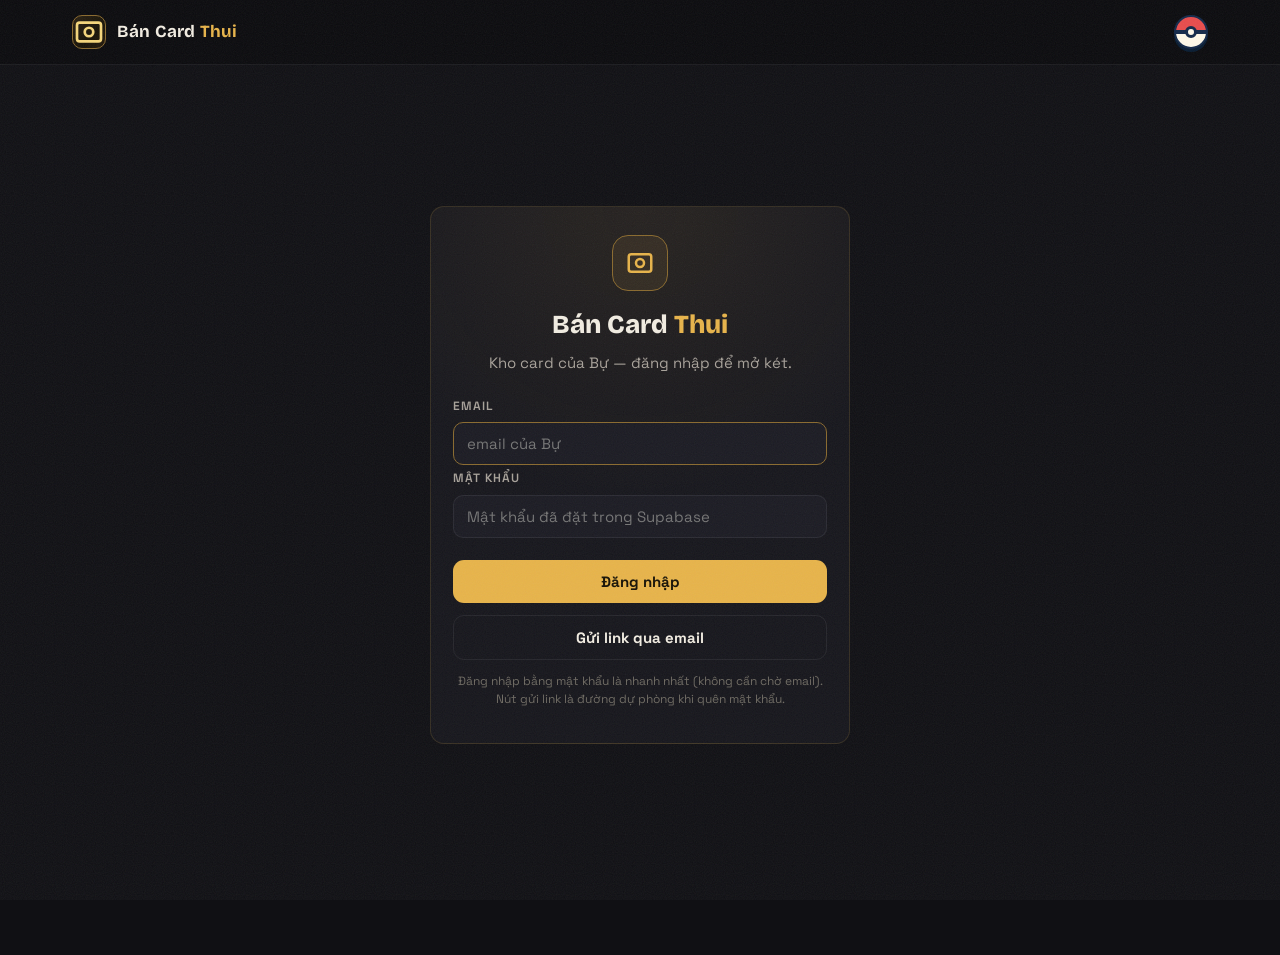
<file: index.html>
<!DOCTYPE html>
<html lang="vi">
<head>
<meta charset="UTF-8">
<meta name="viewport" content="width=device-width, initial-scale=1.0">
<title>Bán Card Thui — Quản lý kho Pokémon TCG</title>
<link rel="preconnect" href="https://fonts.googleapis.com">
<link rel="preconnect" href="https://fonts.gstatic.com" crossorigin>
<link href="https://fonts.googleapis.com/css2?family=Bricolage+Grotesque:opsz,wght@12..96,400..800&family=Space+Grotesk:wght@400;500;600;700&family=IBM+Plex+Mono:wght@400;500;600&family=VT323&display=swap" rel="stylesheet">
<link rel="stylesheet" href="css/style.css?v=20261116-switch1">
<link rel="stylesheet" href="css/theme-rs.css?v=20261024-cream1">
<script>try { if (localStorage.getItem('bct_theme') === 'rs') document.documentElement.classList.add('theme-rs'); } catch (e) {}</script>
</head>
<body>
<div id="grain"></div>
<div class="rs-world" aria-hidden="true"><img class="rs-kyogre" src="assets/hoenn/kyogre.png" alt="" width="144" height="144" loading="lazy"><img class="rs-mudkip" src="assets/hoenn/mudkip.png" alt="" width="96" height="96" loading="lazy"></div>

<header class="topbar">
  <div class="topbar-inner">
    <a class="brand" href="#/dashboard">
      <span class="brand-mark" id="brand-icon"></span>
      <span class="brand-name">Bán Card <em>Thui</em></span>
    </a>
    <nav class="nav" id="nav"></nav>
    <button class="ball-toggle" id="btn-theme" type="button" title="Đổi giao diện: Pokémon Ruby/Sapphire" aria-label="Đổi giao diện Ruby Sapphire"><span></span></button>
    <a class="btn-ghost" id="btn-store" href="store.html" title="Mở trang bán hàng (Store) cho khách">🛍️ Xem Store</a>
    <button class="btn-ghost" id="btn-export" title="Tải backup JSON toàn bộ dữ liệu">Xuất JSON</button>
    <button class="btn-ghost" id="btn-logout" title="Đăng xuất">Đăng xuất</button>
  </div>
</header>

<main class="wrap" id="app"></main>
<footer class="rs-game-footer"><img src="assets/hoenn/mudkip.png" alt="" width="48" height="48" loading="lazy"><span>Kho bài của Bự</span><a href="#/kho">Kho thẻ</a><a href="#/nhap"><kbd>＋</kbd> Nhập kho</a></footer>
<div class="toast" id="toast"></div>
<div class="loading" id="loading" hidden><div class="spinner"></div><div>Đang tải…</div></div>

<script src="js/config.js?v=20261113-jin1"></script>
<script src="js/auth.js?v=20261021-scan16"></script>
<script src="js/db.js?v=20261021-scan16"></script>
<script src="js/sets-db.js?v=20261021-scan16"></script>
<script src="js/pricing.js?v=20261021-scan16"></script>
<script src="js/store.js?v=20261021-scan16"></script>
<script src="js/cardmatch.js?v=20261030-ocr3"></script>
<script src="js/app.js?v=20261116-switch1"></script>
<script>
document.getElementById('btn-theme').setAttribute('aria-pressed', String(document.documentElement.classList.contains('theme-rs')));
document.getElementById('btn-theme').addEventListener('click', function () {
  var on = document.documentElement.classList.toggle('theme-rs');
  try { localStorage.setItem('bct_theme', on ? 'rs' : 'vault'); } catch (e) {}
  this.setAttribute('aria-pressed', String(on));
  window.dispatchEvent(new Event('bct:themechange'));
});
</script>
</body>
</html>
</file>
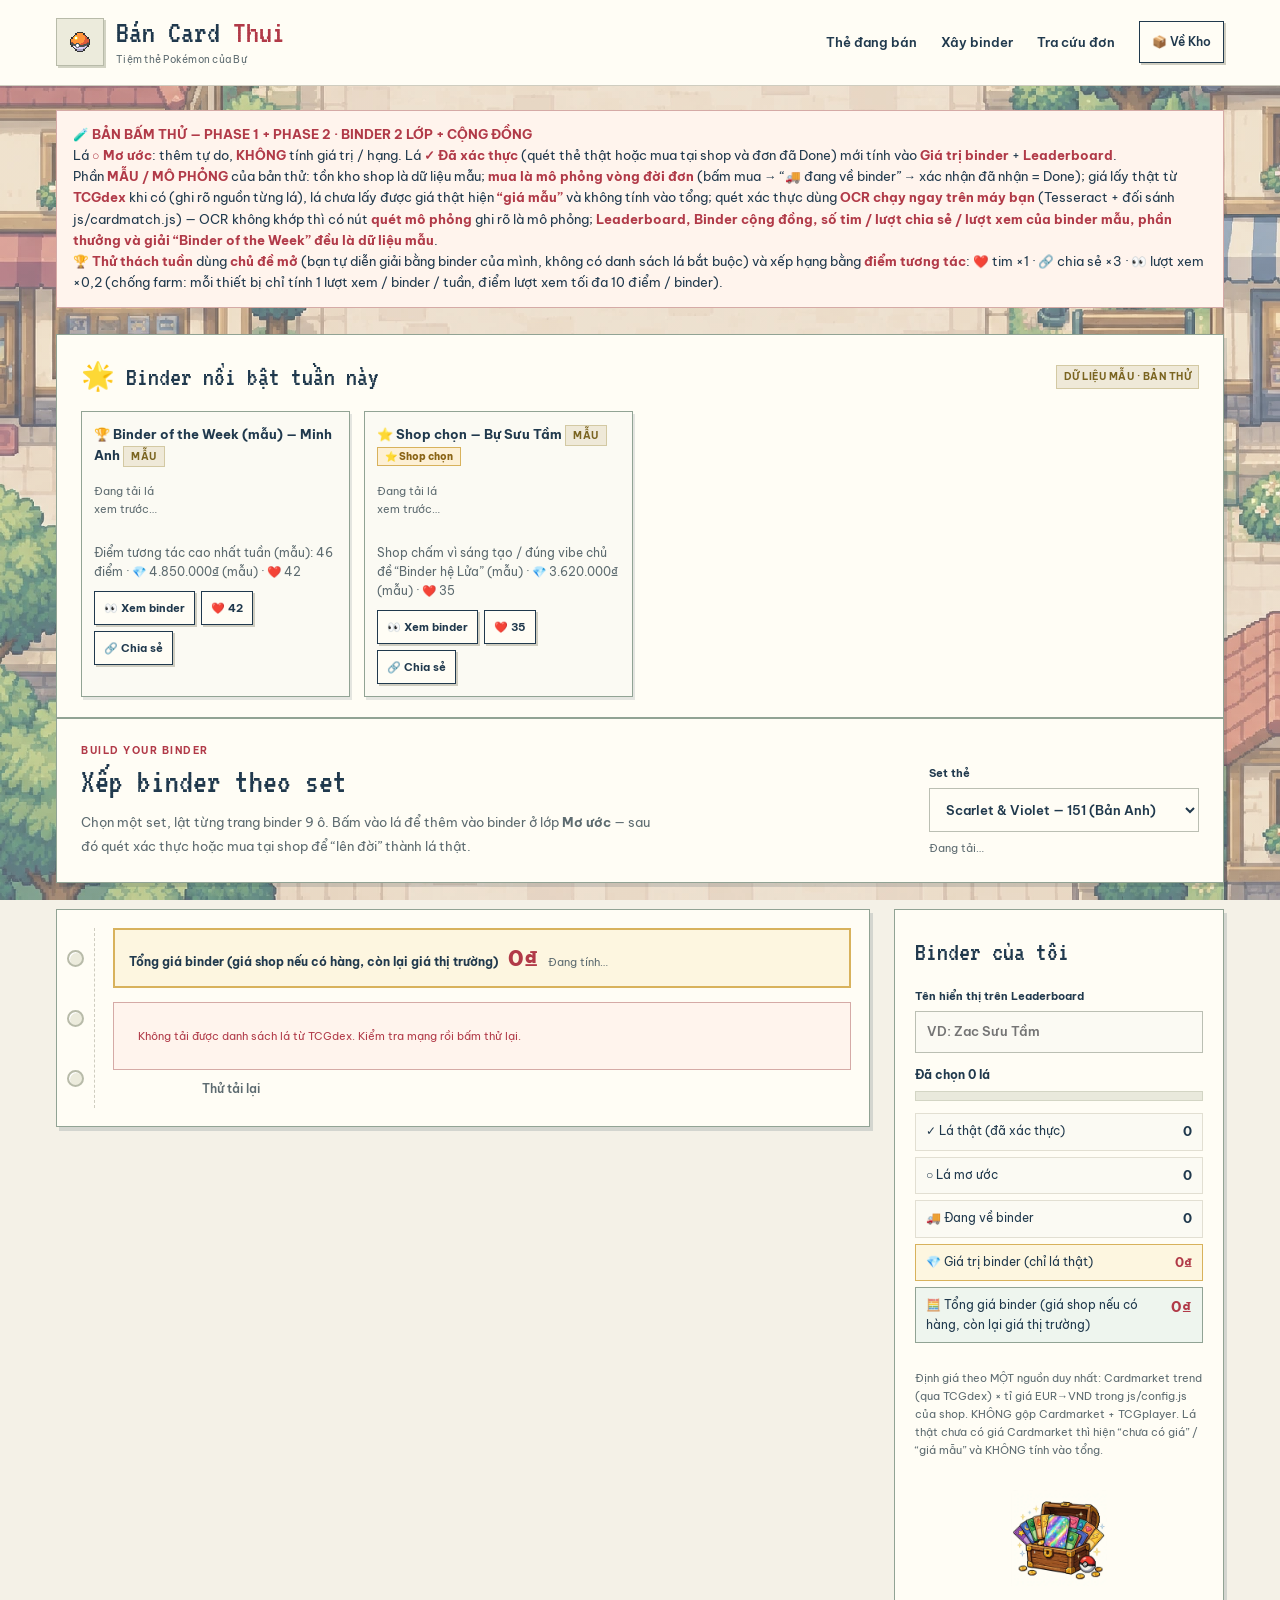
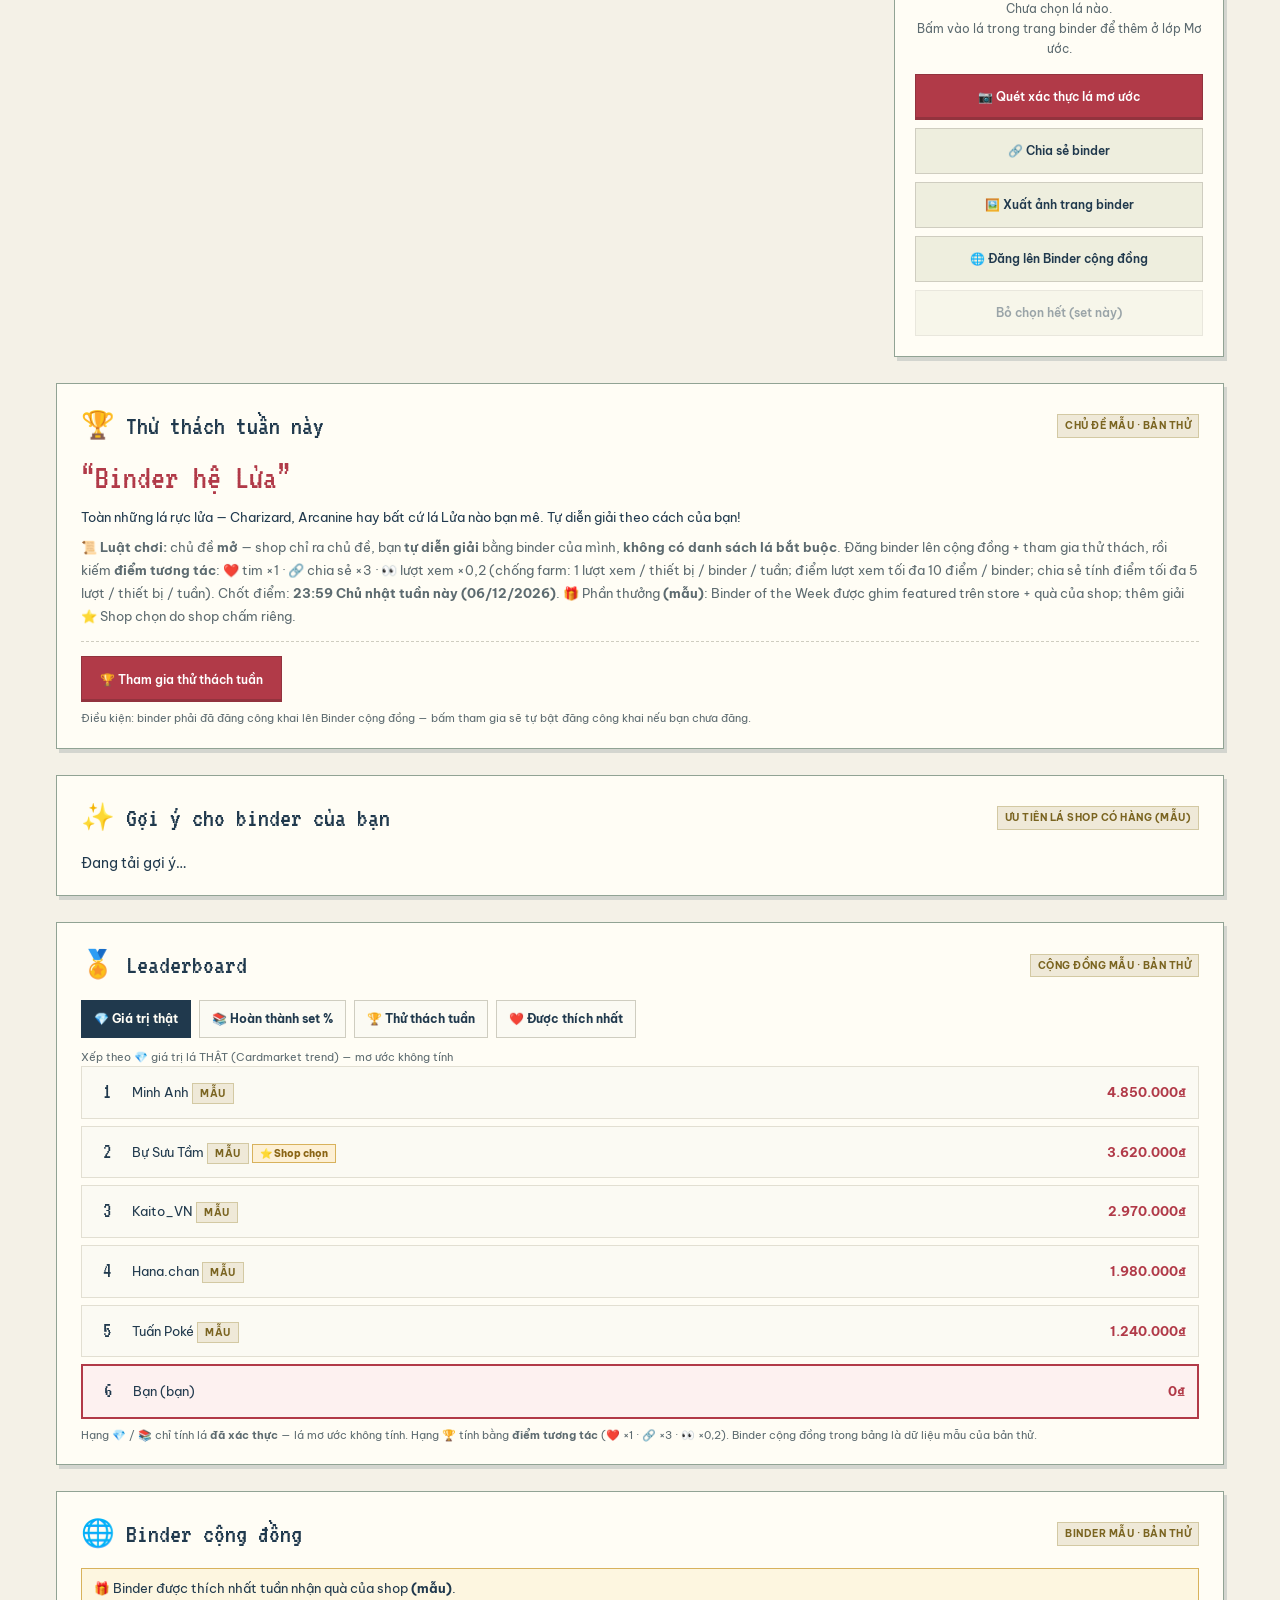
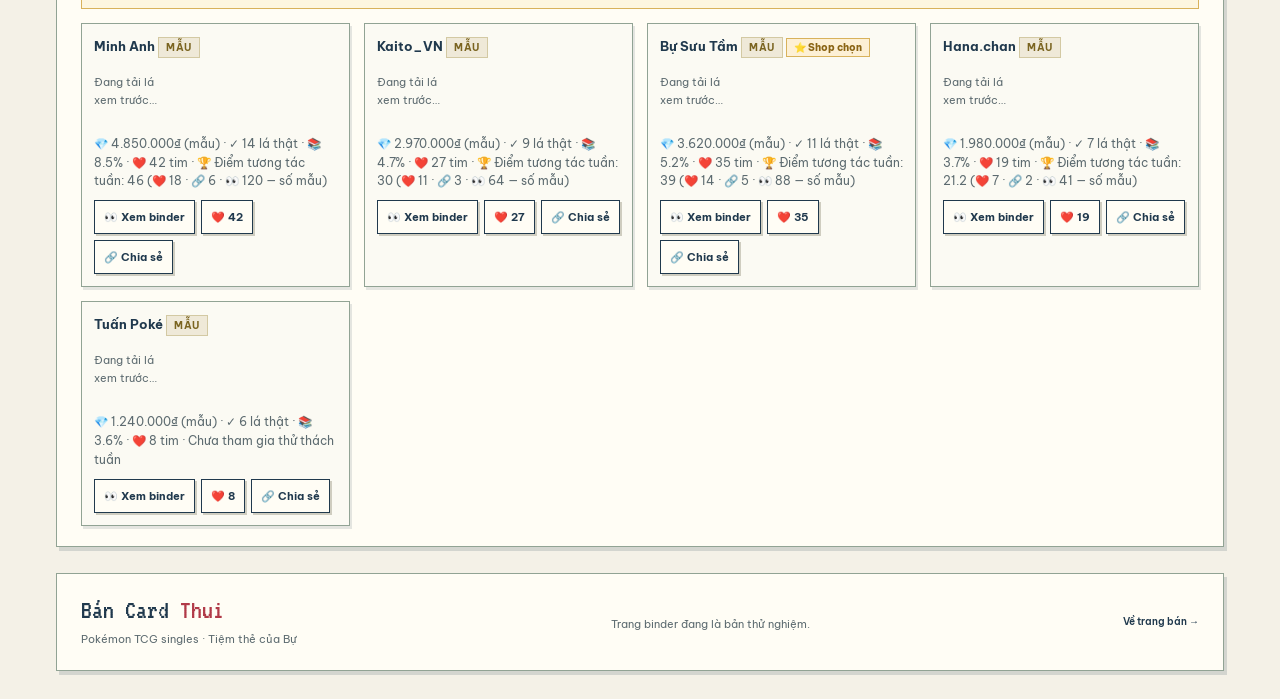
<file: binder.html>
<!DOCTYPE html>
<html lang="vi">
<head>
<meta charset="UTF-8">
<meta name="viewport" content="width=device-width, initial-scale=1.0">
<title>Build Your Binder (bản thử) — Bán Card Thui</title>
<meta name="description" content="Bản bấm thử tính năng Build Your Binder của Bán Card Thui: xếp lá Pokémon TCG vào trang binder 9 ô theo set.">
<link rel="preconnect" href="https://fonts.googleapis.com">
<link rel="preconnect" href="https://fonts.gstatic.com" crossorigin>
<link href="https://fonts.googleapis.com/css2?family=Be+Vietnam+Pro:wght@400;500;600;700;800&family=VT323&display=swap" rel="stylesheet">
<link rel="stylesheet" href="css/store.css?v=20261024-shop6">
<link rel="stylesheet" href="css/binder.css?v=20261116-detail1">
</head>
<body>
<div class="shop-backdrop" aria-hidden="true"></div>
<header class="shop-head" id="top">
  <div class="shop-head-in">
    <a class="shop-brand" href="store.html" aria-label="Bán Card Thui — Trang chủ">
      <span class="brand-mark"><img src="assets/hoenn/poke-ball.png" alt="" width="32" height="32"></span>
      <span><span class="shop-name">Bán Card <em>Thui</em></span><span class="shop-tag">Tiệm thẻ Pokémon của Bự</span></span>
    </a>
    <nav class="shop-nav" aria-label="Điều hướng cửa hàng">
      <a href="store.html#cards">Thẻ đang bán</a>
      <a href="binder.html" aria-current="page">Xây binder</a>
      <a href="store.html#tracking">Tra cứu đơn</a>
    </nav>
    <a class="shop-kho-link" href="index.html">📦 Về Kho</a>
  </div>
</header>

<main class="shop-wrap">
  <div class="proto-banner" role="note">
    <b>🧪 BẢN BẤM THỬ — PHASE 1 + PHASE 2 · BINDER 2 LỚP + CỘNG ĐỒNG</b><br>
    Lá <b>○ Mơ ước</b>: thêm tự do, <b>KHÔNG</b> tính giá trị / hạng. Lá <b>✓ Đã xác thực</b> (quét thẻ thật
    hoặc mua tại shop và đơn đã Done) mới tính vào <b>Giá trị binder</b> + <b>Leaderboard</b>.<br>
    Phần <b>MẪU / MÔ PHỎNG</b> của bản thử: tồn kho shop là dữ liệu mẫu; <b>mua là mô phỏng vòng đời đơn</b>
    (bấm mua → “🚚 đang về binder” → xác nhận đã nhận = Done); giá lấy thật từ <b>TCGdex</b> khi có (ghi rõ nguồn từng lá),
    lá chưa lấy được giá thật hiện <b>“giá mẫu”</b> và không tính vào tổng; quét xác thực dùng <b>OCR chạy ngay trên máy bạn</b>
    (Tesseract + đối sánh js/cardmatch.js) — OCR không khớp thì có nút <b>quét mô phỏng</b> ghi rõ là mô phỏng;
    <b>Leaderboard, Binder cộng đồng, số tim / lượt chia sẻ / lượt xem của binder mẫu, phần thưởng và giải “Binder of the Week” đều là dữ liệu mẫu</b>.<br>
    🏆 <b>Thử thách tuần</b> dùng <b>chủ đề mở</b> (bạn tự diễn giải bằng binder của mình, không có danh sách lá bắt buộc) và xếp hạng bằng
    <b>điểm tương tác</b>: ❤️ tim ×1 · 🔗 chia sẻ ×3 · 👀 lượt xem ×0,2 (chống farm: mỗi thiết bị chỉ tính 1 lượt xem / binder / tuần, điểm lượt xem tối đa 10 điểm / binder).
  </div>

  <section class="panel-block featured-block" id="featured-section" aria-label="Binder nổi bật tuần này">
    <div class="block-head">
      <h3>🌟 Binder nổi bật tuần này</h3>
      <span class="sample-tag">DỮ LIỆU MẪU · BẢN THỬ</span>
    </div>
    <div id="featured-body">Đang tải binder nổi bật…</div>
  </section>

  <section class="panel-block shared-view" id="shared-view" hidden aria-label="Binder được chia sẻ">
    <div class="block-head">
      <h3 id="shared-title">🔗 Binder được chia sẻ</h3>
      <span class="sample-tag">CHẾ ĐỘ CHỈ XEM</span>
    </div>
    <div id="shared-body"></div>
    <div class="shared-actions">
      <button type="button" class="co-btn alt inline" id="shared-like">❤️ Thả tim</button>
      <button type="button" class="co-btn alt inline" id="shared-share">🔗 Chia sẻ binder này (+3 điểm)</button>
      <button type="button" class="co-btn alt inline" id="shared-mine">Tạo binder của tôi →</button>
    </div>
    <p class="tray-note" id="shared-note"></p>
  </section>

  <section class="binder-head">
    <div>
      <p class="eyebrow">BUILD YOUR BINDER</p>
      <h2>Xếp binder theo set</h2>
      <p class="binder-sub">Chọn một set, lật từng trang binder 9 ô. Bấm vào lá để thêm vào binder ở lớp <b>Mơ ước</b> — sau đó quét xác thực hoặc mua tại shop để “lên đời” thành lá thật.</p>
    </div>
    <div class="binder-controls">
      <label for="set-select">Set thẻ</label>
      <select id="set-select"></select>
      <p class="set-info" id="set-info">Đang tải danh sách set…</p>
    </div>
  </section>

  <div class="binder-layout">
    <section class="binder-sheet" aria-label="Trang binder">
      <div class="binder-spine" aria-hidden="true"><i></i><i></i><i></i></div>
      <div class="binder-main">
        <div class="binder-total" id="binder-total" aria-label="Tổng giá binder của bạn">
          <span class="bt-label">Tổng giá binder (giá shop nếu có hàng, còn lại giá thị trường)</span>
          <b class="binder-total-val" id="binder-total-val">0₫</b>
          <span class="binder-total-note" id="binder-total-note">Đang tính…</span>
        </div>
        <div id="binder-state" class="shop-state" role="status" aria-live="polite">Đang tải lá của set…</div>
        <div id="pockets" class="pockets"></div>
        <div class="pager" id="pager" hidden>
          <button type="button" id="page-prev">← Trang trước</button>
          <span id="page-label">Trang 1 / 1</span>
          <button type="button" id="page-next">Trang sau →</button>
        </div>
      </div>
    </section>

    <aside class="tray" aria-label="Binder của bạn">
      <h3>Binder của tôi</h3>
      <div class="tray-name">
        <label for="display-name">Tên hiển thị trên Leaderboard</label>
        <input id="display-name" type="text" maxlength="24" placeholder="VD: Zac Sưu Tầm">
      </div>
      <div class="tray-progress">
        <div class="tray-progress-row"><span id="tray-count">Đã chọn 0 lá</span><span id="tray-setpct"></span></div>
        <div class="progress"><i id="tray-bar"></i></div>
        <p class="tray-note" id="tray-note"></p>
      </div>
      <div class="tray-stats">
        <div class="tstat"><span>✓ Lá thật (đã xác thực)</span><b id="stat-verified">0</b></div>
        <div class="tstat"><span>○ Lá mơ ước</span><b id="stat-dream">0</b></div>
        <div class="tstat"><span>🚚 Đang về binder</span><b id="stat-pending">0</b></div>
        <div class="tstat gold"><span>💎 Giá trị binder (chỉ lá thật)</span><b id="stat-value">0₫</b></div>
        <div class="tstat total"><span>🧮 Tổng giá binder (giá shop nếu có hàng, còn lại giá thị trường)</span><b id="stat-total">0₫</b></div>
        <p class="tray-note" id="stat-total-note"></p>
        <p class="tray-note" id="stat-value-note">Định giá theo MỘT nguồn duy nhất: Cardmarket trend (qua TCGdex) × tỉ giá EUR→VND trong js/config.js của shop. KHÔNG gộp Cardmarket + TCGplayer. Lá thật chưa có giá Cardmarket thì hiện “chưa có giá” / “giá mẫu” và KHÔNG tính vào tổng.</p>
      </div>
      <div id="tray-list" class="tray-list"></div>
      <div class="tray-empty" id="tray-empty">
        <img class="success-img" src="assets/store/mascot.webp" alt="">
        <p>Chưa chọn lá nào.<br>Bấm vào lá trong trang binder để thêm ở lớp Mơ ước.</p>
      </div>
      <button type="button" class="co-btn" id="scan-any">📷 Quét xác thực lá mơ ước</button>
      <button type="button" class="co-btn alt" id="share-btn">🔗 Chia sẻ binder</button>
      <p class="tray-note" id="share-note" hidden></p>
      <button type="button" class="co-btn alt" id="export-btn">🖼️ Xuất ảnh trang binder</button>
      <p class="tray-note" id="export-note" hidden></p>
      <button type="button" class="co-btn alt" id="publish-btn">🌐 Đăng lên Binder cộng đồng</button>
      <p class="tray-note" id="publish-note" hidden></p>
      <button type="button" class="co-btn alt" id="tray-clear" disabled>Bỏ chọn hết (set này)</button>
      <input type="file" id="scan-file" accept="image/*" capture="environment" hidden>
    </aside>
  </div>

  <section class="panel-block" id="challenge-section" aria-label="Thử thách tuần này">
    <div class="block-head">
      <h3>🏆 Thử thách tuần này</h3>
      <span class="sample-tag">CHỦ ĐỀ MẪU · BẢN THỬ</span>
    </div>
    <div id="challenge-body">Đang tính thử thách…</div>
  </section>

  <section class="panel-block" id="suggest-section" aria-label="Gợi ý cho binder">
    <div class="block-head">
      <h3>✨ Gợi ý cho binder của bạn</h3>
      <span class="sample-tag">ƯU TIÊN LÁ SHOP CÓ HÀNG (MẪU)</span>
    </div>
    <div id="suggest-body">Đang tải gợi ý…</div>
  </section>

  <section class="panel-block" id="leaderboard-section" aria-label="Bảng xếp hạng">
    <div class="block-head">
      <h3>🏅 Leaderboard</h3>
      <span class="sample-tag">CỘNG ĐỒNG MẪU · BẢN THỬ</span>
    </div>
    <div class="lb-tabs" role="tablist">
      <button type="button" class="lb-tab active" data-lb="value">💎 Giá trị thật</button>
      <button type="button" class="lb-tab" data-lb="setpct">📚 Hoàn thành set %</button>
      <button type="button" class="lb-tab" data-lb="challenge">🏆 Thử thách tuần</button>
      <button type="button" class="lb-tab" data-lb="likes">❤️ Được thích nhất</button>
    </div>
    <div id="lb-body">Đang tính bảng xếp hạng…</div>
    <p class="tray-note">Hạng 💎 / 📚 chỉ tính lá <b>đã xác thực</b> — lá mơ ước không tính. Hạng 🏆 tính bằng <b>điểm tương tác</b> (❤️ ×1 · 🔗 ×3 · 👀 ×0,2). Binder cộng đồng trong bảng là dữ liệu mẫu của bản thử.</p>
  </section>

  <section class="panel-block" id="community-section" aria-label="Binder cộng đồng">
    <div class="block-head">
      <h3>🌐 Binder cộng đồng</h3>
      <span class="sample-tag">BINDER MẪU · BẢN THỬ</span>
    </div>
    <p class="giveaway-note">🎁 Binder được thích nhất tuần nhận quà của shop <b>(mẫu)</b>.</p>
    <div id="community-body" class="community-grid">Đang tải binder cộng đồng…</div>
  </section>

  <div class="detail-panel" id="detail-panel" hidden>
    <div class="detail-card" role="dialog" aria-modal="true" aria-labelledby="detail-title">
      <button type="button" class="detail-x" id="detail-close" aria-label="Đóng chi tiết lá">×</button>
      <div id="detail-body">Đang tải chi tiết lá…</div>
    </div>
  </div>

  <div class="scan-panel" id="scan-panel" hidden>
    <div class="scan-card">
      <h3>📷 Quét xác thực</h3>
      <p class="tray-note" id="scan-desc">OCR chạy ngay trên máy của bạn (Tesseract.js + đối sánh js/cardmatch.js + từ điển js/cards-dict.js). Ảnh không rời khỏi máy. Khớp được lá mơ ước nào, lá đó lên đời ✓ Đã xác thực (quét).</p>
      <p id="scan-status" role="status" aria-live="polite">Đang chuẩn bị…</p>
      <pre id="scan-ocr-text" hidden></pre>
      <div id="scan-cands"></div>
      <div class="scan-actions">
        <button type="button" class="co-btn" id="scan-sim" hidden>Quét mô phỏng thay thế (bản thử — ghi rõ là mô phỏng)</button>
        <button type="button" class="co-btn alt" id="scan-close">Đóng</button>
      </div>
    </div>
  </div>

  <footer class="shop-foot">
    <div><span class="footer-brand">Bán Card <em>Thui</em></span><p>Pokémon TCG singles · Tiệm thẻ của Bự</p></div>
    <p class="foot-stock">Trang binder đang là bản thử nghiệm.</p>
    <a href="store.html">Về trang bán <span aria-hidden="true">→</span></a>
  </footer>
</main>

<script src="js/config.js?v=20261116-binder3"></script>
<script src="js/pricing.js?v=20261116-binder3"></script>
<script src="js/cardmatch.js?v=20261116-binder3"></script>
<script src="js/binder.js?v=20261116-detail1"></script>
</body>
</html>
</file>
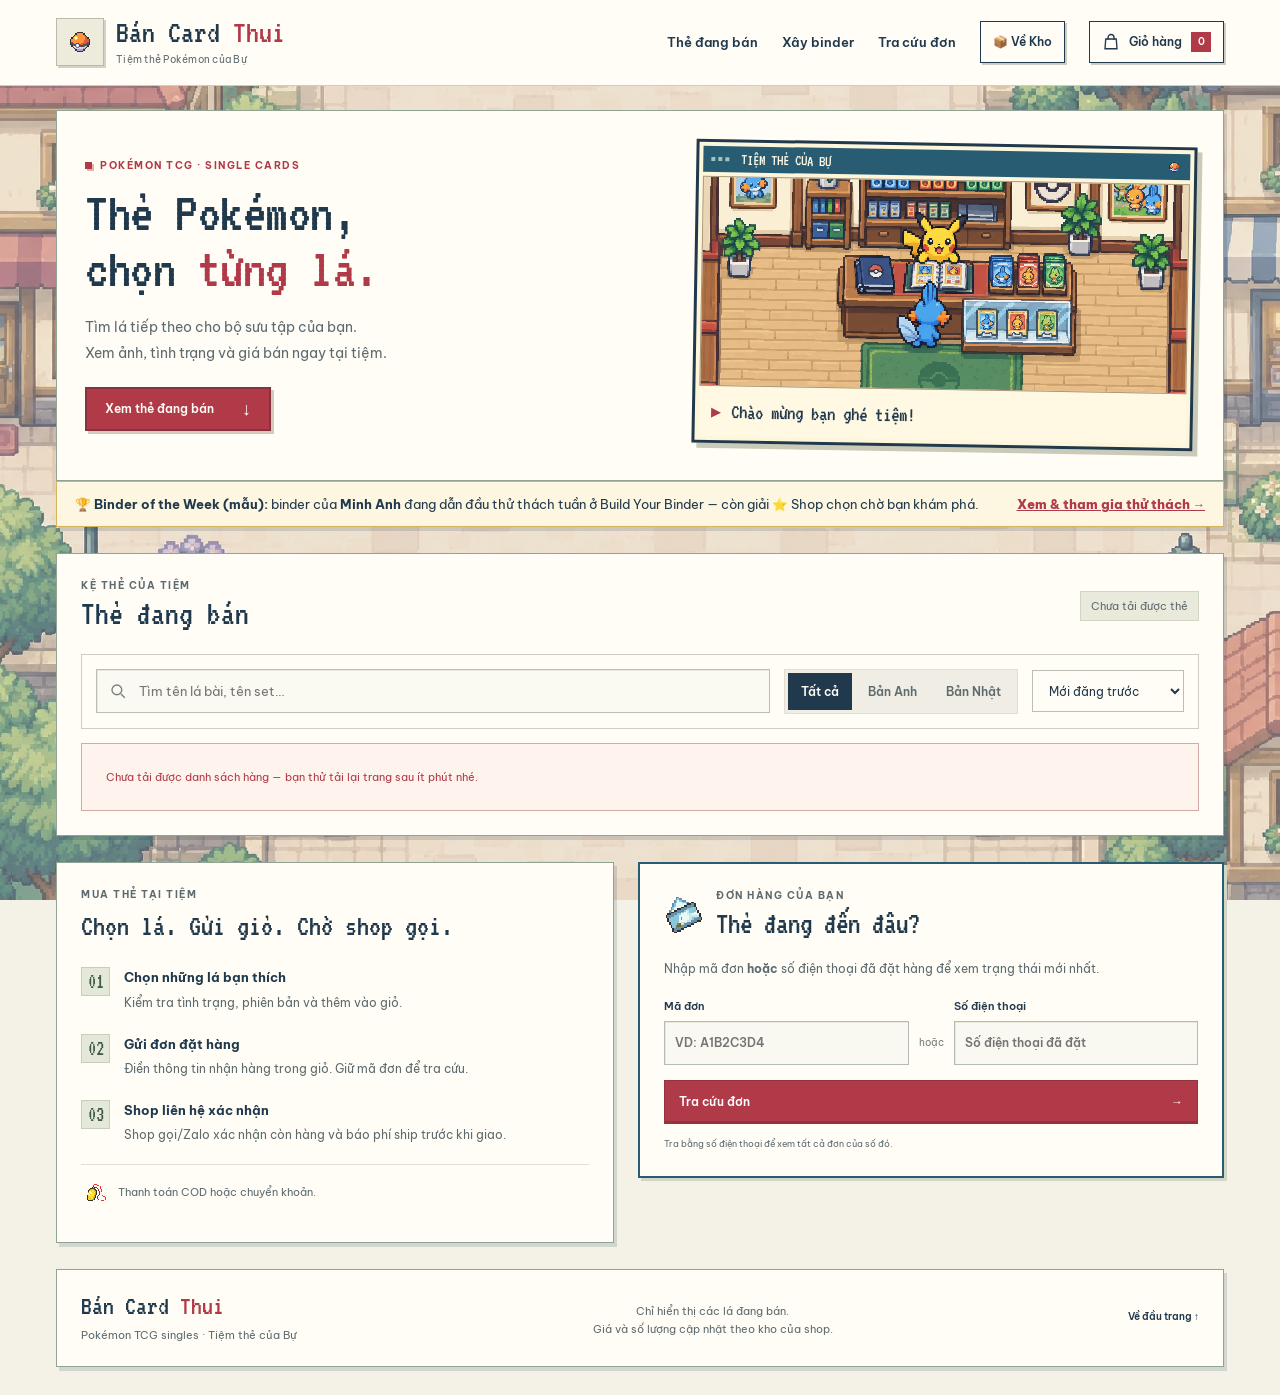
<file: store.html>
<!DOCTYPE html>
<html lang="vi">
<head>
<meta charset="UTF-8">
<meta name="viewport" content="width=device-width, initial-scale=1.0">
<title>Bán Card Thui — Pokémon TCG singles có sẵn</title>
<meta name="description" content="Xem các lá Pokémon TCG đang bán tại Bán Card Thui: ảnh thật/chính thức, tình trạng, giá bán rõ ràng. Nhắn tin cho shop để mua.">
<meta property="og:title" content="Bán Card Thui — Pokémon TCG singles">
<meta property="og:description" content="Các lá Pokémon TCG đang có sẵn: giá bán + tình trạng rõ ràng. Nhắn tin cho shop để mua hàng.">
<meta property="og:type" content="website">
<link rel="preconnect" href="https://fonts.googleapis.com">
<link rel="preconnect" href="https://fonts.gstatic.com" crossorigin>
<link href="https://fonts.googleapis.com/css2?family=Be+Vietnam+Pro:wght@400;500;600;700;800&family=VT323&display=swap" rel="stylesheet">
<link rel="stylesheet" href="css/store.css?v=20261116-switch1">
</head>
<body>
<div class="shop-backdrop" aria-hidden="true"></div>
<a class="skip-link" href="#cards">Đến danh sách thẻ</a>
<header class="shop-head" id="top">
  <div class="shop-head-in">
    <a class="shop-brand" href="store.html" aria-label="Bán Card Thui — Trang chủ">
      <span class="brand-mark"><img src="assets/hoenn/poke-ball.png" alt="" width="32" height="32"></span>
      <span><span class="shop-name">Bán Card <em>Thui</em></span><span class="shop-tag">Tiệm thẻ Pokémon của Bự</span></span>
    </a>
    <nav class="shop-nav" aria-label="Điều hướng cửa hàng">
      <a href="#cards">Thẻ đang bán</a>
      <a href="binder.html">Xây binder</a>
      <a href="#tracking">Tra cứu đơn</a>
    </nav>
    <a class="shop-kho-link" href="index.html" title="Về trang quản lý Kho (admin)">📦 Về Kho</a>
    <div class="shop-contact" id="shop-contact"></div>
    <button class="header-cart" id="cart-open" type="button" aria-label="Mở giỏ hàng" aria-haspopup="dialog">
      <svg viewBox="0 0 24 24" fill="none" stroke="currentColor" stroke-width="1.8" aria-hidden="true"><path d="M5 8h14l1 13H4L5 8Z"/><path d="M8 9V6a4 4 0 0 1 8 0v3"/></svg>
      <span>Giỏ hàng</span><span id="cart-count">0</span>
    </button>
  </div>
</header>

<main class="shop-wrap">
  <section class="shop-hero" aria-labelledby="hero-title">
    <div class="hero-copy">
      <p class="eyebrow"><span></span> POKÉMON TCG · SINGLE CARDS</p>
      <h1 id="hero-title">Thẻ Pokémon,<br>chọn <em>từng lá.</em></h1>
      <p class="hero-description">Tìm lá tiếp theo cho bộ sưu tập của bạn.<br> Xem ảnh, tình trạng và giá bán ngay tại tiệm.</p>
      <a class="hero-link" href="#cards">Xem thẻ đang bán <span aria-hidden="true">↓</span></a>
    </div>
    <div class="hero-window" aria-hidden="true">
      <div class="window-bar"><span class="window-dots"><i></i><i></i><i></i></span><span>TIỆM THẺ CỦA BỰ</span><img src="assets/hoenn/poke-ball.png" alt="" width="16" height="16"></div>
      <div class="hero-scene"><img class="hero-art" src="assets/store/card-shop.webp" alt="" width="1536" height="1024" fetchpriority="high"></div>
      <div class="window-caption"><span class="dialog-arrow">▶</span> Chào mừng bạn ghé tiệm!</div>
    </div>
  </section>

  <section class="botw-strip" aria-label="Binder of the Week">
    <span>🏆 <b>Binder of the Week (mẫu):</b> binder của <b>Minh Anh</b> đang dẫn đầu thử thách tuần ở Build Your Binder — còn giải ⭐ Shop chọn chờ bạn khám phá.</span>
    <a href="binder.html">Xem &amp; tham gia thử thách →</a>
  </section>

  <section class="catalog" id="cards" aria-labelledby="catalog-title">
    <div class="section-heading">
      <div><p class="eyebrow">KỆ THẺ CỦA TIỆM</p><h2 id="catalog-title">Thẻ đang bán</h2></div>
      <span class="catalog-count" id="catalog-count">Đang cập nhật…</span>
    </div>
    <div class="shop-tools">
      <div class="search-wrap"><svg viewBox="0 0 24 24" fill="none" stroke="currentColor" stroke-width="1.8" aria-hidden="true"><circle cx="10.5" cy="10.5" r="6.5"/><path d="m16 16 5 5"/></svg><input id="q" aria-label="Tìm thẻ theo tên hoặc set" type="search" placeholder="Tìm tên lá bài, tên set…" autocomplete="off"></div>
      <div class="chips" id="lang-chips" role="group" aria-label="Ngôn ngữ thẻ">
        <button class="chip on" data-lang="all" aria-pressed="true">Tất cả</button>
        <button class="chip" data-lang="en" aria-pressed="false">Bản Anh</button>
        <button class="chip" data-lang="jp" aria-pressed="false">Bản Nhật</button>
      </div>
      <select id="sort" aria-label="Sắp xếp">
        <option value="new">Mới đăng trước</option>
        <option value="asc">Giá thấp → cao</option>
        <option value="desc">Giá cao → thấp</option>
      </select>
    </div>
    <div id="state" class="shop-state" role="status" aria-live="polite">Đang tải hàng…</div>
    <div id="grid" class="shop-grid"></div>
  </section>

  <div class="shop-help">
    <section class="how-to" aria-labelledby="how-title">
      <p class="eyebrow">MUA THẺ TẠI TIỆM</p><h2 id="how-title">Chọn lá. Gửi giỏ. Chờ shop gọi.</h2>
      <ol class="buy-steps">
        <li><span class="step-number">01</span><div><h3>Chọn những lá bạn thích</h3><p>Kiểm tra tình trạng, phiên bản và thêm vào giỏ.</p></div></li>
        <li><span class="step-number">02</span><div><h3>Gửi đơn đặt hàng</h3><p>Điền thông tin nhận hàng trong giỏ. Giữ mã đơn để tra cứu.</p></div></li>
        <li><span class="step-number">03</span><div><h3>Shop liên hệ xác nhận</h3><p>Shop gọi/Zalo xác nhận còn hàng và báo phí ship trước khi giao.</p></div></li>
      </ol>
      <p class="payment-note"><img src="assets/hoenn/amulet-coin.png" alt="" width="28" height="28">Thanh toán COD hoặc chuyển khoản.</p>
    </section>
    <section class="track-box" id="tracking" aria-labelledby="track-title">
      <div class="track-heading"><img src="assets/hoenn/harbor-mail.png" alt="" width="40" height="40"><div><p class="eyebrow">ĐƠN HÀNG CỦA BẠN</p><h2 id="track-title">Thẻ đang đến đâu?</h2></div></div>
      <p class="track-hint">Nhập mã đơn <b>hoặc</b> số điện thoại đã đặt hàng để xem trạng thái mới nhất.</p>
      <div id="my-orders" class="my-orders"></div>
      <div class="track-form">
        <label for="track-code">Mã đơn<input id="track-code" type="text" placeholder="VD: A1B2C3D4" autocomplete="off" autocapitalize="characters"></label>
        <span class="track-or">hoặc</span>
        <label for="track-phone">Số điện thoại<input id="track-phone" type="tel" placeholder="Số điện thoại đã đặt" autocomplete="tel"></label>
        <button id="track-btn" type="button">Tra cứu đơn <span aria-hidden="true">→</span></button>
      </div>
      <div id="track-result" aria-live="polite"></div>
      <p class="track-footnote">Tra bằng số điện thoại để xem tất cả đơn của số đó.</p>
    </section>
  </div>

  <footer class="shop-foot">
    <div><span class="footer-brand">Bán Card <em>Thui</em></span><p>Pokémon TCG singles · Tiệm thẻ của Bự</p></div>
    <p class="foot-stock">Chỉ hiển thị các lá đang bán.<br>Giá và số lượng cập nhật theo kho của shop.</p>
    <a href="#top">Về đầu trang <span aria-hidden="true">↑</span></a>
  </footer>
</main>

<button id="cart-fab" type="button" hidden><span id="cart-fab-txt">Giỏ hàng</span></button>

<div id="cart-drawer" hidden>
  <div class="cart-panel" role="dialog" aria-modal="true" aria-labelledby="cart-title" tabindex="-1">
    <div class="cart-head">
      <b id="cart-title">Giỏ hàng của bạn</b>
      <button id="cart-close" type="button" aria-label="Đóng giỏ hàng">×</button>
    </div>
    <div id="cart-main">
      <div id="cart-items"></div>
      <div class="cart-sumrow"><span>Tổng tiền hàng</span><b id="cart-sum">0₫</b></div>
      <p class="cart-note">Chưa gồm phí ship — shop sẽ báo phí ship khi gọi xác nhận đơn.</p>
      <form id="co-form">
        <label>Họ tên người nhận *<input id="co-name" type="text" autocomplete="name" placeholder="vd Nguyễn Văn A"></label>
        <label>Số điện thoại *<input id="co-phone" type="tel" autocomplete="tel" placeholder="vd 09xx xxx xxx"></label>
        <label>Địa chỉ nhận hàng *<textarea id="co-address" rows="2" autocomplete="street-address" placeholder="Số nhà, đường, phường/xã, quận/huyện, tỉnh/thành"></textarea></label>
        <label>Ghi chú cho shop<textarea id="co-note" rows="2" placeholder="vd Giao giờ hành chính, cần đóng gói kỹ…"></textarea></label>
        <input id="co-website" type="text" name="website" tabindex="-1" autocomplete="off" class="hp" aria-hidden="true">
        <div id="co-msg" class="co-msg" role="alert"></div>
        <button id="co-submit" type="submit" class="co-btn">Gửi đơn đặt hàng</button>
      </form>
    </div>
    <div id="cart-success" hidden>
      <img class="success-img" src="assets/store/mascot.webp" alt="">
      <h2>Đã gửi đơn thành công!</h2>
      <p>Tổng tiền hàng: <b id="success-total"></b> (chưa gồm ship).</p>
      <p>Mã đơn của bạn:</p>
      <div id="success-code" class="success-code"></div>
      <p class="track-hint">Giữ lại mã này — nhập mã này hoặc số điện thoại của bạn ở mục <b>Tra cứu đơn</b> dưới trang để xem trạng thái (đơn cũng tự lưu trong mục "Đơn của tôi" trên máy này).</p>
      <p>Shop sẽ gọi điện/Zalo xác nhận đơn và báo phí ship trước khi giao. Cảm ơn bạn đã ủng hộ Bán Card Thui!</p>
      <button id="success-track" type="button" class="co-btn" style="margin-bottom:8px">Xem trạng thái đơn</button>
      <button id="success-close" type="button" class="co-btn alt">Tiếp tục xem hàng</button>
    </div>
  </div>
</div>

<script src="js/config.js?v=20261113-jin1"></script>
<script src="js/sets-db.js?v=20261024-shop6"></script>
<script src="js/cardmatch.js?v=20261030-ocr3"></script>
<script src="js/storefront.js?v=20261030-ocr3"></script>
</body>
</html>
</file>
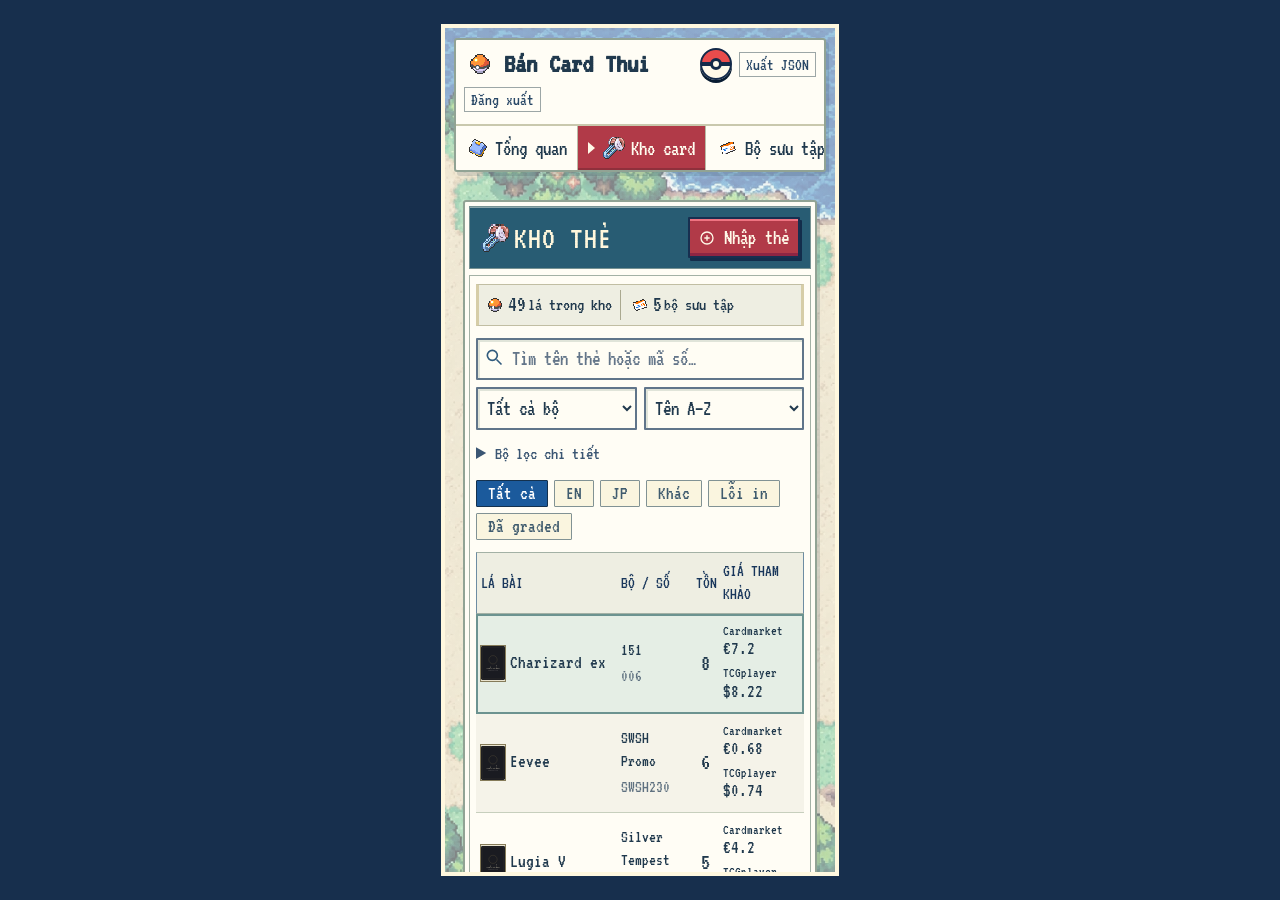
<file: tests/hoenn-mobile.html>
<!doctype html><html lang="vi"><head><meta charset="utf-8"><meta name="viewport" content="width=device-width, initial-scale=1"><title>Hoenn mobile UI fixture</title><style>body{margin:0;background:#172f4d;display:grid;place-items:center;min-height:100vh}iframe{border:0;width:390px;height:844px;max-width:100vw;box-shadow:0 0 0 4px #fff8df}</style></head><body><iframe src="hoenn-ui.html" title="Giao diện Hoenn trên màn hình 390px"></iframe></body></html>
</file>
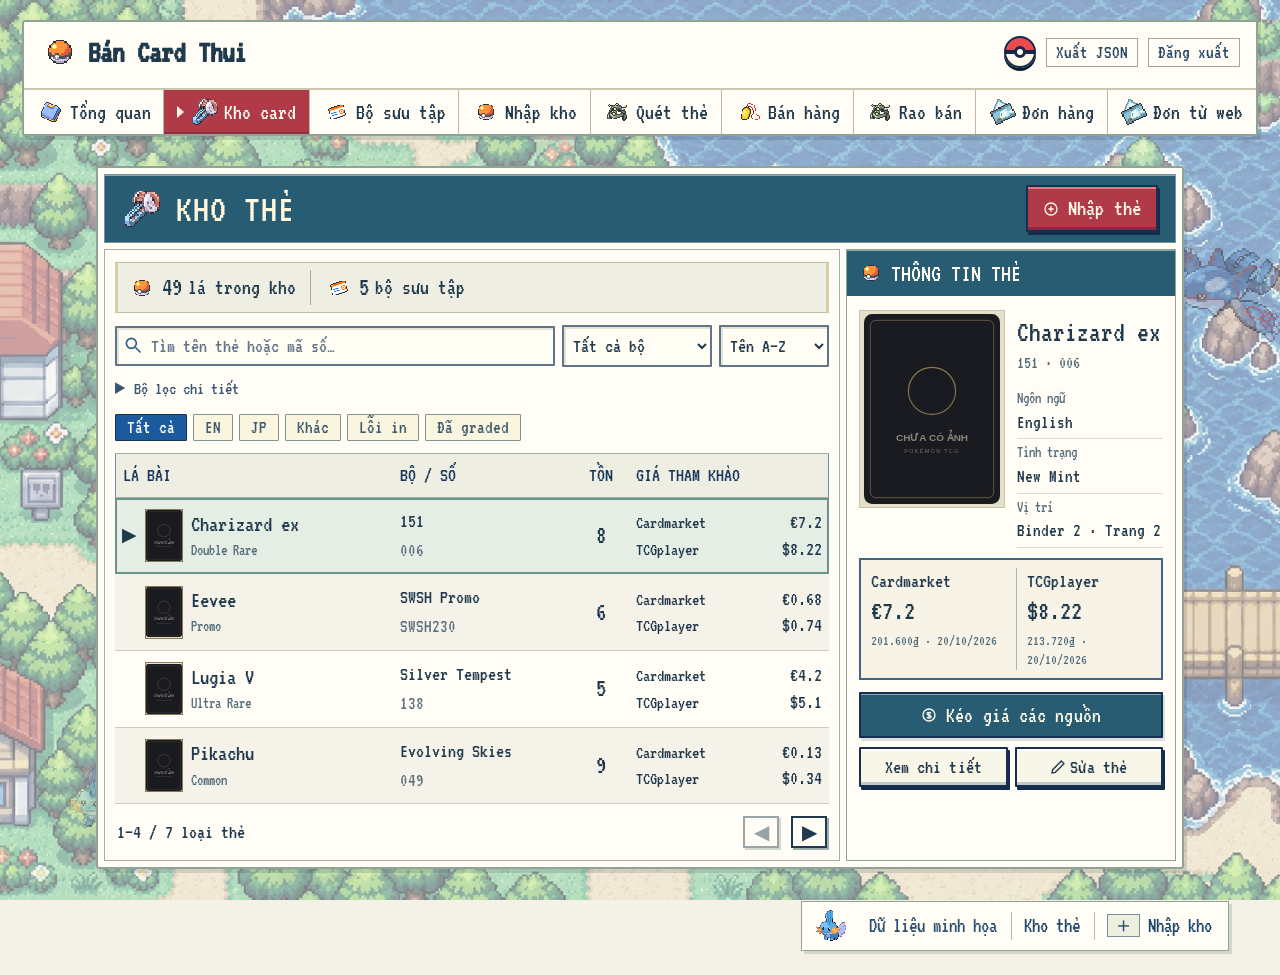
<file: tests/hoenn-ui.html>
<!DOCTYPE html>
<html lang="vi" class="theme-rs">
<head>
<base href="../">
<meta charset="UTF-8">
<meta name="viewport" content="width=device-width, initial-scale=1.0">
<title>Hoenn UI fixture — dữ liệu minh họa</title>
<link rel="preconnect" href="https://fonts.googleapis.com">
<link rel="preconnect" href="https://fonts.gstatic.com" crossorigin>
<link href="https://fonts.googleapis.com/css2?family=Bricolage+Grotesque:opsz,wght@12..96,400..800&family=Space+Grotesk:wght@400;500;600;700&family=IBM+Plex+Mono:wght@400;500;600&family=VT323&display=swap" rel="stylesheet">
<link rel="stylesheet" href="css/style.css?v=20261021-hoenn3">
<link rel="stylesheet" href="css/theme-rs.css?v=20261024-cream1">
<script>try { if (localStorage.getItem('bct_theme') === 'rs') document.documentElement.classList.add('theme-rs'); } catch (e) {}</script>
</head>
<body>
<div id="grain"></div>
<div class="rs-world" aria-hidden="true"><img class="rs-kyogre" src="assets/hoenn/kyogre.png" alt="" width="144" height="144" loading="lazy"><img class="rs-mudkip" src="assets/hoenn/mudkip.png" alt="" width="96" height="96" loading="lazy"></div>

<header class="topbar">
  <div class="topbar-inner">
    <a class="brand" href="#/dashboard">
      <span class="brand-mark" id="brand-icon"></span>
      <span class="brand-name">Bán Card <em>Thui</em></span>
    </a>
    <nav class="nav" id="nav"></nav>
    <button class="ball-toggle" id="btn-theme" type="button" title="Đổi giao diện: Pokémon Ruby/Sapphire" aria-label="Đổi giao diện Ruby Sapphire"><span></span></button>
    <span class="seed-pill" id="seed-pill" hidden>Dữ liệu mẫu</span>
    <button class="btn-ghost" id="btn-seed-toggle" hidden></button>
    <button class="btn-ghost" id="btn-export" title="Tải backup JSON toàn bộ dữ liệu">Xuất JSON</button>
    <button class="btn-ghost" id="btn-logout" title="Đăng xuất">Đăng xuất</button>
  </div>
</header>

<main class="wrap" id="app"></main>
<footer class="rs-game-footer"><img src="assets/hoenn/mudkip.png" alt="" width="48" height="48" loading="lazy"><span>Dữ liệu minh họa</span><a href="#/kho">Kho thẻ</a><a href="#/nhap"><kbd>＋</kbd> Nhập kho</a></footer>
<div class="toast" id="toast"></div>
<div class="loading" id="loading" hidden><div class="spinner"></div><div>Đang tải…</div></div>

<script>
// Isolated UI test fixture. Only synthetic data; never connect to Supabase.
document.addEventListener('click', function(e) { var a=e.target.closest('a[href^="#/"]'); if(a) { e.preventDefault(); location.hash=a.getAttribute('href'); } });
if (!location.hash) location.hash = '#/kho';
window.BCTAuth = { parseSessionFromHash: function(){}, isLoggedIn: function(){return true}, accessToken: function(){return null}, clearSession: function(){} };
var demoPrices = function(cm,tp) { return [{source:'cardmarket',price:cm,currency:'EUR',kind:'trend',updated_at:'2026-10-20'}, {source:'tcgplayer',price:tp,currency:'USD',kind:'market',updated_at:'2026-10-20'}]; };
var demoCards = [
 {id:'demo-1',name:'Tatsugiri ex',set:'Surging Sparks',set_id:'sv08',number:'226',rarity:'Ultra Rare',language:'en',condition:'A',storage_location:'Binder 1 · Trang 3',price_sources:demoPrices(1.79,1.57)},
 {id:'demo-2',name:'Pikachu',set:'Evolving Skies',set_id:'swsh7',number:'049',rarity:'Common',language:'en',condition:'A',storage_location:'Binder 1 · Trang 1',price_sources:demoPrices(.13,.34)},
 {id:'demo-3',name:'Charizard ex',set:'151',set_id:'sv03.5',number:'006',rarity:'Double Rare',language:'en',condition:'New Mint',storage_location:'Binder 2 · Trang 2',price_sources:demoPrices(7.20,8.22)},
 {id:'demo-4',name:'Umbreon VMAX',set:'Evolving Skies',set_id:'swsh7',number:'215',rarity:'Special Illustration Rare',language:'en',condition:'A',storage_location:'Binder 2 · Trang 4',price_sources:[]},
 {id:'demo-5',name:'Eevee',set:'SWSH Promo',set_id:'swshp',number:'SWSH230',rarity:'Promo',language:'en',condition:'B',price_sources:demoPrices(.68,.74)},
 {id:'demo-6',name:'Lugia V',set:'Silver Tempest',set_id:'swsh12',number:'138',rarity:'Ultra Rare',language:'en',condition:'A',price_sources:demoPrices(4.20,5.10)},
 {id:'demo-7',name:'Rayquaza VMAX',set:'Evolving Skies',set_id:'swsh7',number:'111',rarity:'Ultra Rare',language:'en',condition:'A',price_sources:demoPrices(2.20,2.54)}
];
var demoLots = demoCards.map(function(c,i) {return {id:'lot-'+i,card_id:c.id,qty:12-i,qty_remaining:10-i,cost_per_unit:20000*(i+1),import_date:'2026-10-01',variant:'Normal',condition:'A'};});
var demoOrders = [{id:'order-1',date:'2026-10-18',channel:'facebook',buyer:'Khách minh họa',fees:10000,shipping_fee:15000,items:[{card_id:'demo-2',lot_id:'lot-1',qty:2,sell_price:50000,cost_per_unit:40000}],note:'Đơn minh họa cho kiểm tra giao diện'}];
window.SB = {
 q: async function(table) { return table==='cards'?demoCards:table==='inventory_lots'?demoLots:table==='orders'?demoOrders:[]; },
 upd: async function(table,patch,where) { if(table==='cards') {var c=demoCards.find(function(c){return c.id===where.id}); if(c)Object.assign(c,patch);}return [patch]; },
 ins: async function(){throw new Error('Trang minh họa không ghi dữ liệu.');},
 del: async function(){throw new Error('Trang minh họa không xóa dữ liệu.');}
};
window.__fixtureRequests = [];
var fixtureFetch = window.fetch.bind(window);
window.fetch = async function(url,opts) {
 window.__fixtureRequests.push(String(url));
 if (String(url).includes('api.tcgdex.net/v2/')) return new Response(JSON.stringify({pricing:{cardmarket:{trend:1.79,updated:'2026-10-20'},tcgplayer:{holofoil:{marketPrice:1.57},updated:'2026-10-20'}}}),{status:200,headers:{'Content-Type':'application/json'}});
 if(String(url).includes('supabase')) throw new Error('Fixture cannot access backend');
 return fixtureFetch(url,opts);
};
</script>
<script src="js/sets-db.js?v=20261021-hoenn3"></script>
<script src="js/pricing.js?v=20261021-hoenn3"></script>
<script src="js/store.js?v=20261021-hoenn3"></script>
<script src="js/app.js?v=20261021-hoenn3"></script>
<script>
document.getElementById('btn-theme').setAttribute('aria-pressed', String(document.documentElement.classList.contains('theme-rs')));
document.getElementById('btn-theme').addEventListener('click', function () {
  var on = document.documentElement.classList.toggle('theme-rs');
  try { localStorage.setItem('bct_theme', on ? 'rs' : 'vault'); } catch (e) {}
  this.setAttribute('aria-pressed', String(on));
  window.dispatchEvent(new Event('bct:themechange'));
});
</script>
</body>
</html>
</file>
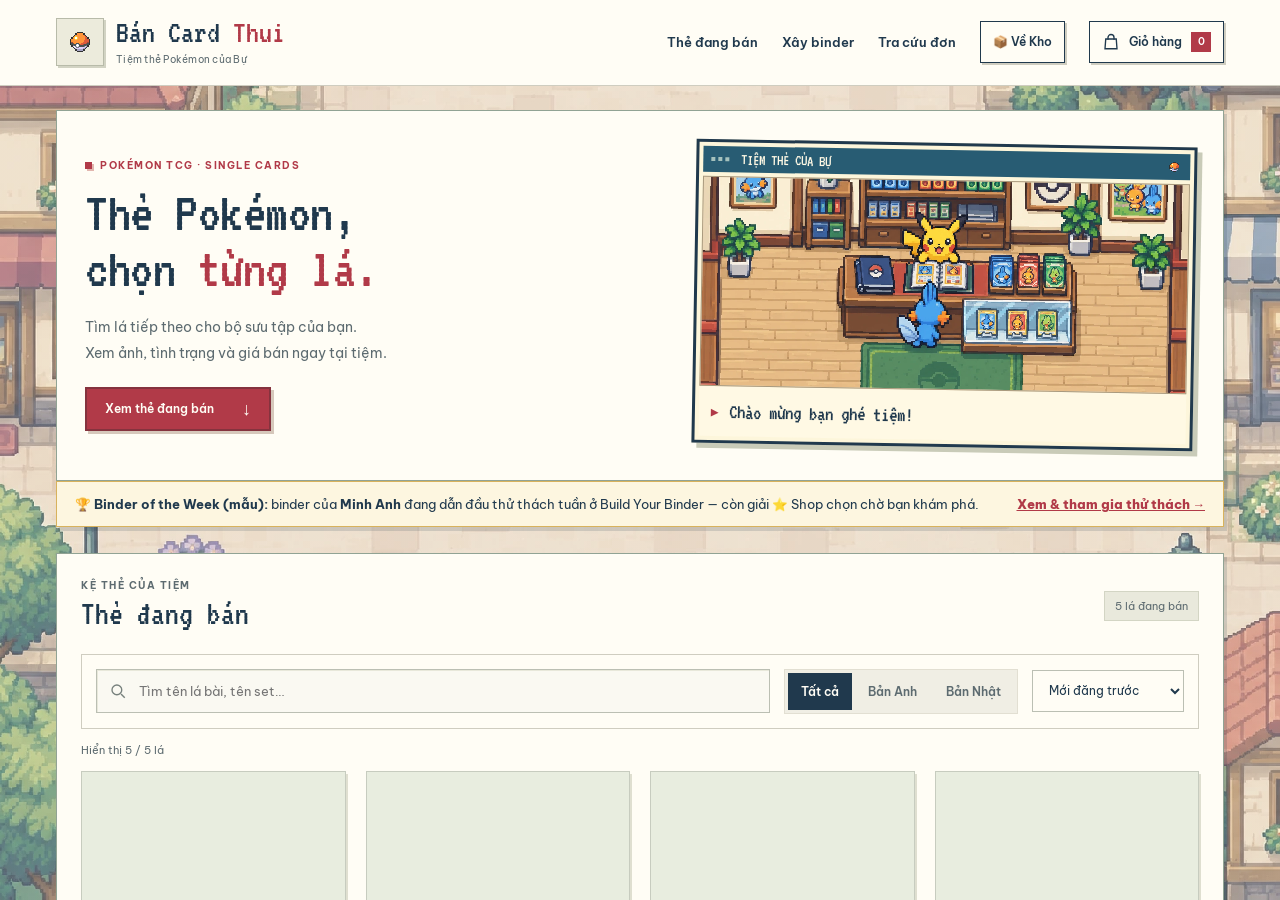
<file: tests/storefront-ui.html>
<!doctype html>
<html lang="vi"><head><meta charset="utf-8"><meta name="viewport" content="width=device-width, initial-scale=1"><title>Storefront UI fixture — isolated sample listings</title>
<style>html,body{margin:0;min-height:100%;background:#d8dcd3}iframe{display:block;border:0;width:100%;height:100vh;margin:auto}body.mobile iframe{width:390px;max-width:100%;height:844px}</style></head><body>
<iframe id="preview" title="Storefront — dữ liệu thử, không kết nối kho thật"></iframe>
<script>
(async function () {
  var query = new URLSearchParams(location.search);
  if (query.has('mobile')) document.body.classList.add('mobile');
  var html = await (await fetch('../store.html', {cache:'no-store'})).text();
  var base = new URL('../', location.href).href;
  html = html.replace('<head>', '<head><base href="' + base + '">');
  html = html.replace(/<script src="js\/config\.js[^\"]*"><\/script>/,
    '<script>window.STOREFRONT_FIXTURE_MODE="' + (query.has('empty') ? 'empty' : query.has('error') ? 'error' : 'stocked') + '";<\/script><script src="tests/storefront-fixture.js"><\/script>');
  document.getElementById('preview').srcdoc = html;
})();
</script></body></html>
</file>
<file: css/style.css>
/* Bán Card Thui — "collector's vault" theme
 * Anti-slop: dark ink + warm amber, hairline borders, grain, one signature moment.
 */
:root {
  --bg: #101014;
  --bg-deep: #0b0b0e;
  --panel: #16161c;
  --panel-2: #1b1b23;
  --line: rgba(232, 180, 74, 0.14);
  --line-soft: rgba(255, 255, 255, 0.07);
  --gold: #e8b44a;
  --gold-soft: #f5d67b;
  --gold-dim: #8a6a2e;
  --ink: #f2ede2;
  --muted: #a8a29a;
  --faint: #6e6a62;
  --green: #8fd694;
  --red: #e07a6a;
  --radius: 14px;
  --font-display: "Bricolage Grotesque", "Space Grotesk", sans-serif;
  --font-body: "Space Grotesk", system-ui, sans-serif;
  --font-mono: "IBM Plex Mono", ui-monospace, monospace;
}

* { box-sizing: border-box; }
html, body { margin: 0; padding: 0; }

body {
  background: var(--bg);
  color: var(--ink);
  font-family: var(--font-body);
  font-size: 15px;
  line-height: 1.55;
  min-height: 100vh;
  -webkit-font-smoothing: antialiased;
}

/* film grain */
#grain {
  position: fixed; inset: 0; z-index: 60; pointer-events: none; opacity: 0.07;
  background-image: url("data:image/svg+xml,%3Csvg xmlns='http://www.w3.org/2000/svg' width='160' height='160'%3E%3Cfilter id='n'%3E%3CfeTurbulence type='fractalNoise' baseFrequency='0.9' numOctaves='2'/%3E%3C/filter%3E%3Crect width='160' height='160' filter='url(%23n)' opacity='1'/%3E%3C/svg%3E");
}

::selection { background: rgba(232, 180, 74, 0.35); }

/* ---------- header ---------- */
.topbar {
  position: sticky; top: 0; z-index: 50;
  background: rgba(11, 11, 14, 0.86);
  backdrop-filter: blur(14px);
  border-bottom: 1px solid var(--line-soft);
}
.topbar-inner {
  max-width: 1180px; margin: 0 auto; padding: 0 22px;
  display: flex; align-items: center; gap: 20px; min-height: 64px;
}
.brand { display: flex; align-items: center; gap: 11px; text-decoration: none; color: var(--ink); }
.brand-mark {
  width: 34px; height: 34px; border-radius: 10px; flex: none;
  border: 1px solid var(--gold-dim);
  background: linear-gradient(135deg, #2a2113 0%, #171207 60%, #241a0c 100%);
  display: grid; place-items: center; color: var(--gold-soft);
}
.brand-name { font-family: var(--font-display); font-weight: 700; font-size: 17px; letter-spacing: 0.2px; }
.brand-name em { font-style: normal; color: var(--gold); }

.nav { display: flex; gap: 4px; margin-left: 8px; flex: 1; flex-wrap: wrap; }
.nav a {
  color: var(--muted); text-decoration: none; font-size: 14px; font-weight: 500;
  padding: 8px 13px; border-radius: 9px; display: inline-flex; align-items: center; gap: 8px;
  border: 1px solid transparent;
}
.nav a svg { width: 15px; height: 15px; }
.nav a:hover { color: var(--ink); background: rgba(255,255,255,0.04); }
.nav a.active { color: var(--gold-soft); background: rgba(232,180,74,0.09); border-color: var(--line); }

.btn-ghost {
  background: transparent; color: var(--muted); border: 1px solid var(--line-soft);
  border-radius: 9px; padding: 7px 12px; font-size: 13px; cursor: pointer; font-family: var(--font-body);
}
.btn-ghost:hover { color: var(--ink); border-color: var(--gold-dim); }
a.btn-ghost { text-decoration: none; display: inline-flex; align-items: center; white-space: nowrap; }
a.btn-ghost[hidden] { display: none; }

/* ---------- layout ---------- */
.wrap { max-width: 1180px; margin: 0 auto; padding: 30px 22px 80px; }
.page-title { font-family: var(--font-display); font-size: 30px; font-weight: 700; margin: 0 0 4px; letter-spacing: -0.3px; }
.page-sub { color: var(--muted); margin: 0 0 24px; font-size: 14px; }

/* ---------- dashboard hero (signature moment) ---------- */
.hero {
  position: relative; overflow: hidden;
  border: 1px solid var(--line); border-radius: 20px;
  background: linear-gradient(160deg, #1a1410 0%, #121014 55%, #101014 100%);
  padding: 34px 36px; margin-bottom: 26px;
  display: grid; grid-template-columns: 1fr auto; gap: 28px; align-items: center;
}
.hero::before {
  content: ""; position: absolute; inset: -40%;
  background: conic-gradient(from 210deg, transparent 0deg, rgba(232,180,74,0.10) 40deg, transparent 90deg, transparent 200deg, rgba(245,214,123,0.07) 260deg, transparent 320deg);
  animation: foilspin 14s linear infinite; pointer-events: none;
}
@keyframes foilspin { to { transform: rotate(360deg); } }
.hero-copy { position: relative; z-index: 1; }
.hero-kicker { font-size: 12px; letter-spacing: 2.5px; text-transform: uppercase; color: var(--gold); font-weight: 600; margin-bottom: 10px; }
.hero-title { font-family: var(--font-display); font-size: clamp(30px, 4.4vw, 48px); font-weight: 800; line-height: 1.05; margin: 0 0 8px; letter-spacing: -0.5px; }
.hero-title .num { font-family: var(--font-mono); color: var(--gold-soft); }
.hero-sub { color: var(--muted); font-size: 14px; margin: 0; max-width: 520px; }

.foil-card {
  position: relative; z-index: 1; width: 148px; height: 208px; border-radius: 14px; flex: none;
  border: 1px solid rgba(245,214,123,0.5);
  background:
    linear-gradient(115deg, rgba(255,255,255,0.16) 0%, transparent 28%, transparent 62%, rgba(255,255,255,0.10) 100%),
    linear-gradient(150deg, #3a2c14 0%, #241a0c 45%, #171106 100%);
  box-shadow: 0 24px 60px rgba(0,0,0,0.55), inset 0 0 40px rgba(232,180,74,0.12);
  transform: rotate(6deg);
  display: grid; place-items: center;
  transition: transform 0.45s cubic-bezier(0.2, 0.8, 0.2, 1);
}
.foil-card:hover { transform: rotate(0deg) translateY(-6px) scale(1.03); }
.foil-card .fc-inner {
  width: 122px; height: 182px; border-radius: 9px; border: 1px solid rgba(245,214,123,0.35);
  display: flex; flex-direction: column; align-items: center; justify-content: center; gap: 8px;
  color: var(--gold-soft);
}
.foil-card .fc-name { font-family: var(--font-display); font-weight: 700; font-size: 15px; text-align: center; line-height: 1.2; padding: 0 8px; }
.foil-card .fc-tag { font-size: 10px; letter-spacing: 3px; color: var(--muted); }
.foil-card.has-img .fc-inner { position: relative; overflow: hidden; display: block; }
.foil-card .fc-img { position: absolute; inset: 0; width: 100%; height: 100%; object-fit: cover; display: block; border-radius: 8px; }
.foil-card .fc-caption { position: absolute; left: 0; right: 0; bottom: 0; padding: 16px 6px 7px; display: flex; flex-direction: column; align-items: center; gap: 2px; background: linear-gradient(transparent, rgba(10, 8, 4, 0.88) 45%); border-radius: 0 0 8px 8px; }
.foil-card .fc-caption .fc-name { font-size: 12.5px; color: var(--ink); text-shadow: 0 1px 4px rgba(0,0,0,0.8); }
.foil-card .fc-caption .fc-tag { color: rgba(242, 237, 226, 0.75); }

/* ---------- KPI cards ---------- */
.kpis { display: grid; grid-template-columns: repeat(4, 1fr); gap: 14px; margin-bottom: 26px; }
.kpi {
  background: var(--panel); border: 1px solid var(--line-soft); border-radius: var(--radius);
  padding: 18px 20px; position: relative; overflow: hidden;
}
.kpi::after { content: ""; position: absolute; left: 0; top: 0; bottom: 0; width: 3px; background: var(--gold); opacity: 0.85; }
.kpi.green::after { background: var(--green); }
.kpi.red::after { background: var(--red); }
.kpi-label { font-size: 12px; letter-spacing: 1.4px; text-transform: uppercase; color: var(--muted); font-weight: 600; margin-bottom: 8px; display: flex; align-items: center; gap: 7px; }
.kpi-label svg { width: 14px; height: 14px; }
.kpi-value { font-family: var(--font-mono); font-size: 27px; font-weight: 600; letter-spacing: -0.5px; }
.kpi-value.gold { color: var(--gold-soft); }
.kpi-value.green { color: var(--green); }
.kpi-value.red { color: var(--red); }
.kpi-hint { font-size: 12px; color: var(--faint); margin-top: 6px; }

.panel {
  background: var(--panel); border: 1px solid var(--line-soft); border-radius: var(--radius);
  padding: 22px; margin-bottom: 20px;
}
.panel-head { display: flex; align-items: baseline; justify-content: space-between; margin-bottom: 14px; gap: 12px; flex-wrap: wrap; }
.panel-title { font-family: var(--font-display); font-size: 18px; font-weight: 700; margin: 0; }
.panel-note { font-size: 12px; color: var(--faint); }

.grid-2 { display: grid; grid-template-columns: 1.35fr 1fr; gap: 20px; }
.grid-2eq { display: grid; grid-template-columns: 1fr 1fr; gap: 20px; }

.legend { display: flex; gap: 18px; font-size: 12px; color: var(--muted); }
.legend i { display: inline-block; width: 10px; height: 10px; border-radius: 3px; margin-right: 6px; }

/* ---------- lists ---------- */
.rowline { display: flex; align-items: center; gap: 12px; padding: 11px 0; border-bottom: 1px solid var(--line-soft); }
.rowline:last-child { border-bottom: none; }
.rowline .grow { flex: 1; min-width: 0; }
.rowline .t { font-weight: 600; font-size: 14px; }
.rowline .s { font-size: 12px; color: var(--muted); }
.mono { font-family: var(--font-mono); }
.pos { color: var(--green); } .neg { color: var(--red); }
.rank {
  width: 28px; height: 28px; border-radius: 8px; flex: none; display: grid; place-items: center;
  font-family: var(--font-mono); font-size: 13px; font-weight: 600;
  border: 1px solid var(--line); color: var(--gold-soft); background: rgba(232,180,74,0.07);
}
.thumb { width: 44px; height: 62px; object-fit: cover; border-radius: 6px; border: 1px solid var(--line-soft); flex: none; background: #0d0d10; }
.alert { display: flex; gap: 10px; align-items: flex-start; background: rgba(224,122,106,0.07); border: 1px solid rgba(224,122,106,0.25); border-radius: 10px; padding: 11px 13px; margin-bottom: 8px; font-size: 13px; }
.alert svg { width: 16px; height: 16px; flex: none; color: var(--red); margin-top: 2px; }

/* ---------- kho grid ---------- */
.toolbar { display: flex; gap: 10px; flex-wrap: wrap; margin-bottom: 18px; align-items: center; }
.toolbar input[type="search"], .toolbar select {
  background: var(--panel-2); border: 1px solid var(--line-soft); color: var(--ink);
  border-radius: 10px; padding: 10px 13px; font-size: 14px; font-family: var(--font-body);
}
.toolbar input[type="search"] { flex: 1; min-width: 200px; }
.toolbar input:focus, .toolbar select:focus, .field input:focus, .field select:focus, .field textarea:focus { outline: none; border-color: var(--gold-dim); }

.card-grid { display: grid; grid-template-columns: repeat(auto-fill, minmax(215px, 1fr)); gap: 16px; }
.pcard {
  background: var(--panel); border: 1px solid var(--line-soft); border-radius: var(--radius);
  overflow: hidden; cursor: pointer; text-decoration: none; color: var(--ink);
  transition: transform 0.35s cubic-bezier(0.2,0.8,0.2,1), border-color 0.25s, box-shadow 0.35s;
  transform: perspective(700px) rotateX(0) rotateY(0);
}
.pcard:hover { transform: perspective(700px) rotateX(2.5deg) rotateY(-3deg) translateY(-5px); border-color: var(--gold-dim); box-shadow: 0 18px 44px rgba(0,0,0,0.5); }
.pcard-img { aspect-ratio: 5/7; background: #0d0d10; overflow: hidden; position: relative; }
.pcard-img img { width: 100%; height: 100%; object-fit: cover; display: block; }
.qty-badge {
  position: absolute; top: 10px; right: 10px;
  font-family: var(--font-mono); font-size: 12px; font-weight: 600;
  background: rgba(11,11,14,0.85); border: 1px solid var(--line); color: var(--gold-soft);
  border-radius: 999px; padding: 4px 10px;
}
.qty-badge.out { color: var(--red); border-color: rgba(224,122,106,0.4); }
.pcard-body { padding: 13px 14px 15px; }
.pcard-name { font-family: var(--font-display); font-weight: 700; font-size: 16px; margin: 0 0 3px; }
.pcard-meta { font-size: 12px; color: var(--muted); margin-bottom: 9px; }
.pcard-stats { display: flex; justify-content: space-between; font-size: 12px; color: var(--faint); }
.pcard-stats b { font-family: var(--font-mono); color: var(--ink); font-weight: 600; }

/* ---------- detail ---------- */
.detail-head { display: flex; gap: 22px; margin-bottom: 24px; align-items: flex-start; flex-wrap: wrap; }
.detail-img { width: 170px; border-radius: 12px; border: 1px solid var(--line); display: block; background: #0d0d10; }
.detail-info h1 { font-family: var(--font-display); font-size: 30px; margin: 0 0 6px; letter-spacing: -0.3px; }
.detail-info .meta { color: var(--muted); font-size: 14px; margin-bottom: 12px; }
.tag { display: inline-block; font-size: 11px; font-weight: 600; letter-spacing: 1px; text-transform: uppercase; border: 1px solid var(--line); color: var(--gold-soft); border-radius: 999px; padding: 4px 11px; margin-right: 6px; background: rgba(232,180,74,0.07); }
.stat-row { display: flex; gap: 26px; margin: 14px 0; flex-wrap: wrap; }
.stat-row .st .l { font-size: 11px; letter-spacing: 1.2px; text-transform: uppercase; color: var(--faint); }
.stat-row .st .v { font-family: var(--font-mono); font-size: 21px; font-weight: 600; }

table.tbl { width: 100%; border-collapse: collapse; font-size: 14px; }
.tbl th { text-align: left; font-size: 11px; letter-spacing: 1.2px; text-transform: uppercase; color: var(--faint); font-weight: 600; padding: 10px 12px; border-bottom: 1px solid var(--line); }
.tbl td { padding: 11px 12px; border-bottom: 1px solid var(--line-soft); vertical-align: middle; }
.tbl tr:last-child td { border-bottom: none; }
.tbl tbody tr:hover td { background: rgba(255,255,255,0.02); }
.tbl .r { text-align: right; font-family: var(--font-mono); }
.tbl a.rowlink { color: var(--ink); text-decoration: none; font-weight: 600; }
.tbl a.rowlink:hover { color: var(--gold-soft); }

/* ---------- forms ---------- */
.form-grid { display: grid; grid-template-columns: 1fr 1fr; gap: 16px; }
.field { margin-bottom: 4px; }
.field.full { grid-column: 1 / -1; }
.field label { display: block; font-size: 12px; letter-spacing: 1px; text-transform: uppercase; color: var(--muted); font-weight: 600; margin-bottom: 7px; }
.field input, .field select, .field textarea {
  width: 100%; background: var(--panel-2); border: 1px solid var(--line-soft); color: var(--ink);
  border-radius: 10px; padding: 11px 13px; font-size: 15px; font-family: var(--font-body);
}
.field textarea { resize: vertical; min-height: 70px; }
.field .hint { font-size: 12px; color: var(--faint); margin-top: 5px; }
.btn {
  display: inline-flex; align-items: center; gap: 9px; cursor: pointer;
  background: var(--gold); color: #171206; border: none; border-radius: 11px;
  font-family: var(--font-body); font-weight: 700; font-size: 15px; padding: 12px 22px;
  transition: transform 0.15s, box-shadow 0.2s;
}
.btn:hover { transform: translateY(-1px); box-shadow: 0 10px 26px rgba(232,180,74,0.25); }
.btn svg { width: 16px; height: 16px; }
.btn.secondary { background: transparent; color: var(--ink); border: 1px solid var(--line-soft); }
.btn.secondary:hover { border-color: var(--gold-dim); box-shadow: none; }
.btn.danger { background: transparent; color: var(--red); border: 1px solid rgba(224,122,106,0.4); }
.form-actions { display: flex; gap: 12px; margin-top: 22px; flex-wrap: wrap; }

.img-preview { display: flex; gap: 10px; flex-wrap: wrap; margin-top: 10px; }
.img-preview img { width: 84px; height: 118px; object-fit: cover; border-radius: 8px; border: 1px solid var(--line-soft); }
.img-drop {
  border: 1px dashed var(--gold-dim); border-radius: 12px; padding: 26px; text-align: center;
  color: var(--muted); font-size: 14px; cursor: pointer; transition: border-color 0.2s, background 0.2s;
}
.img-drop:hover { border-color: var(--gold); background: rgba(232,180,74,0.04); }
.img-drop input { display: none; }

/* FIFO preview */
.fifo-box { border: 1px solid var(--line); border-radius: 12px; padding: 16px 18px; background: rgba(232,180,74,0.04); margin-top: 14px; }
.fifo-box h4 { margin: 0 0 10px; font-family: var(--font-display); font-size: 15px; }
.fifo-line { display: flex; justify-content: space-between; font-size: 13px; padding: 6px 0; border-bottom: 1px dashed var(--line-soft); }
.fifo-line:last-child { border-bottom: none; }
.fifo-total { display: flex; justify-content: space-between; font-weight: 700; padding-top: 10px; margin-top: 6px; border-top: 1px solid var(--line); }
.fifo-err { color: var(--red); font-size: 14px; }

/* ---------- misc ---------- */
.empty { text-align: center; padding: 60px 20px; color: var(--muted); }
.empty h3 { font-family: var(--font-display); color: var(--ink); font-size: 20px; margin: 0 0 8px; }
.backlink { display: inline-flex; align-items: center; gap: 7px; color: var(--muted); text-decoration: none; font-size: 14px; margin-bottom: 18px; }
.backlink:hover { color: var(--gold-soft); }
.backlink svg { width: 15px; height: 15px; }
.toast {
  position: fixed; bottom: 26px; left: 50%; transform: translateX(-50%) translateY(20px);
  background: #1e1a12; border: 1px solid var(--gold-dim); color: var(--gold-soft);
  padding: 12px 22px; border-radius: 12px; font-weight: 600; font-size: 14px;
  opacity: 0; transition: all 0.3s; z-index: 100; pointer-events: none;
}
.toast.show { opacity: 1; transform: translateX(-50%) translateY(0); }
.chart-wrap svg { width: 100%; height: auto; display: block; }
.order-detail-items td .lot-tag { font-size: 11px; color: var(--faint); display: block; }

@media (max-width: 900px) {
  .kpis { grid-template-columns: 1fr 1fr; }
  .grid-2, .grid-2eq { grid-template-columns: 1fr; }
  .form-grid { grid-template-columns: 1fr; }
  .hero { grid-template-columns: 1fr; padding: 26px; }
  .foil-card { display: none; }
  .nav { order: 3; width: 100%; margin-left: 0; overflow-x: auto; }
  .topbar-inner { flex-wrap: wrap; padding: 10px 16px; row-gap: 8px; }
  .wrap { padding: 20px 16px 70px; }
  .tbl { font-size: 13px; }
  .tbl th:nth-child(n+5), .tbl td:nth-child(n+5) { display: none; }
  .num-grid { grid-template-columns: repeat(auto-fill, minmax(52px, 1fr)); }
}

/* ---------- bộ sưu tập (sets) ---------- */
.icon-btn {
  display: inline-grid; place-items: center; width: 30px; height: 30px; border-radius: 50%;
  background: transparent; border: 1px solid var(--line-soft); color: var(--muted);
  cursor: pointer; vertical-align: middle; margin-left: 6px;
}
.icon-btn:hover { color: var(--gold-soft); border-color: var(--gold-dim); }
.icon-btn svg { width: 16px; height: 16px; }
.popover {
  background: var(--panel-2); border: 1px solid var(--line); border-radius: 12px;
  padding: 16px 18px; margin: -8px 0 18px; max-width: 560px;
}
.rarity-legend .rl-row { display: flex; gap: 12px; align-items: baseline; padding: 5px 0; border-bottom: 1px solid var(--line-soft); font-size: 13px; }
.rarity-legend .rl-row:last-of-type { border-bottom: none; }
.rl-sym { font-size: 15px; color: var(--gold-soft); min-width: 52px; font-family: var(--font-body); letter-spacing: 1px; }
.rl-name { font-weight: 700; min-width: 190px; }
.rl-desc { color: var(--muted); font-size: 12px; }
.rl-note { margin-top: 10px; font-size: 12.5px; color: var(--muted); }

.set-grid { display: grid; grid-template-columns: repeat(auto-fill, minmax(250px, 1fr)); gap: 16px; margin-bottom: 26px; }
.set-card {
  background: var(--panel); border: 1px solid var(--line-soft); border-radius: var(--radius);
  padding: 18px; text-decoration: none; color: var(--ink); display: block;
  transition: transform 0.25s, border-color 0.25s, box-shadow 0.25s;
}
.set-card:hover { transform: translateY(-4px); border-color: var(--gold-dim); box-shadow: 0 16px 40px rgba(0,0,0,0.45); }
.set-name { font-family: var(--font-display); font-weight: 700; font-size: 17px; margin-bottom: 2px; }
.set-year { font-family: var(--font-mono); font-size: 12px; color: var(--faint); margin-bottom: 10px; }
.progress { height: 8px; border-radius: 999px; background: rgba(255,255,255,0.07); overflow: hidden; margin: 10px 0 8px; }
.progress-bar { height: 100%; border-radius: 999px; background: linear-gradient(90deg, var(--gold-dim), var(--gold-soft)); transition: width 0.5s; }
.set-progress-num { font-size: 14px; font-weight: 600; margin-bottom: 8px; }
.set-stat { display: flex; justify-content: space-between; gap: 8px; font-size: 12px; color: var(--muted); margin-top: 6px; flex-wrap: wrap; }
.set-stat b { color: var(--ink); font-family: var(--font-mono); }
.set-unknown { font-size: 13px; color: var(--faint); font-style: italic; margin: 10px 0; }
.set-manual { display: flex; gap: 8px; margin: 8px 0; }
.set-manual input {
  flex: 1; background: var(--panel-2); border: 1px solid var(--line-soft); color: var(--ink);
  border-radius: 9px; padding: 9px 12px; font-size: 14px; font-family: var(--font-mono); min-width: 0;
}
.btn-sm { padding: 9px 16px; font-size: 13px; border-radius: 9px; }
.secret-tag {
  display: inline-block; font-size: 10px; font-weight: 700; letter-spacing: 1.5px;
  color: #0d0b06; background: linear-gradient(120deg, var(--gold-soft), var(--gold));
  border-radius: 6px; padding: 3px 9px; text-transform: uppercase;
}
.year-head { font-family: var(--font-display); font-size: 21px; font-weight: 700; margin: 6px 0 14px; display: flex; align-items: baseline; gap: 10px; }
.year-count { font-size: 12px; color: var(--faint); font-family: var(--font-body); font-weight: 400; }
.chk { display: inline-flex; align-items: center; gap: 8px; font-size: 14px; color: var(--muted); cursor: pointer; user-select: none; }
.chk input { width: 16px; height: 16px; accent-color: var(--gold); }

/* ---------- checklist từng lá ---------- */
.num-grid { display: grid; grid-template-columns: repeat(auto-fill, minmax(64px, 1fr)); gap: 9px; }
.num-cell {
  position: relative; aspect-ratio: 1; border-radius: 10px; display: grid; place-items: center;
  border: 1px solid var(--line-soft); background: var(--panel); text-decoration: none; color: var(--ink);
  transition: transform 0.15s, border-color 0.2s;
}
.num-cell .num-n { font-family: var(--font-mono); font-weight: 600; font-size: 15px; }
.num-cell.owned { border-color: var(--gold-dim); background: rgba(232,180,74,0.08); }
.num-cell.owned:hover { transform: translateY(-2px); border-color: var(--gold); }
.num-cell.missing { opacity: 0.38; }
.num-cell.secret { border-style: dashed; }
.num-qty {
  position: absolute; top: 4px; right: 6px; font-family: var(--font-mono); font-size: 10px; font-weight: 700;
  color: var(--gold-soft); background: rgba(11,11,14,0.85); border: 1px solid var(--line);
  border-radius: 999px; padding: 1px 6px;
}
.num-secret { position: absolute; bottom: 3px; font-size: 8px; letter-spacing: 1px; color: var(--gold); font-weight: 700; }
.rarest-row { display: flex; gap: 10px; flex-wrap: wrap; }
.rarest-chip {
  display: inline-flex; align-items: center; gap: 8px; text-decoration: none; color: var(--ink);
  border: 1px solid var(--line); border-radius: 999px; padding: 7px 14px; font-size: 13px;
  background: rgba(232,180,74,0.05);
}
.rarest-chip:hover { border-color: var(--gold-dim); }

/* ---- checklist: mode toggle + slot panel + variants ---- */
.seg { display: inline-flex; border: 1px solid var(--line-soft); border-radius: 10px; overflow: hidden; }
.seg button { background: transparent; border: 0; color: var(--muted); padding: 8px 16px; font: inherit; font-size: 13px; cursor: pointer; }
.seg button.on { background: rgba(232,180,74,.14); color: var(--gold); font-weight: 600; }
button.num-cell { font-family: inherit; cursor: pointer; padding: 0; }
.num-stack { display: flex; flex-direction: column; align-items: center; gap: 2px; }
.num-var { display: block; font-size: 8.5px; color: var(--muted); line-height: 1.35; text-align: center; }
.num-add { position: absolute; top: 3px; right: 6px; font-size: 10px; color: var(--gold); opacity: 0; font-weight: 700; }
a.num-cell.missing:hover { opacity: .8; border-color: var(--gold-dim); }
a.num-cell.missing:hover .num-add { opacity: 1; }
.vchip { display: inline-block; font-size: 10.5px; border: 1px solid var(--line-soft); border-radius: 20px; padding: 3px 9px; margin: 2px 5px 2px 0; color: var(--ink); background: rgba(255,255,255,.03); }
.slot-overlay { position: fixed; inset: 0; background: rgba(5,5,8,.72); backdrop-filter: blur(3px); z-index: 60; display: flex; align-items: flex-end; justify-content: center; padding: 16px; }
@media (min-width: 720px) { .slot-overlay { align-items: center; } }
.slot-sheet { background: var(--panel); border: 1px solid var(--line); border-radius: 16px; max-width: 540px; width: 100%; max-height: 88vh; overflow: auto; padding: 20px 22px; }
.slot-head { display: flex; justify-content: space-between; align-items: center; margin-bottom: 4px; gap: 10px; }
.slot-head h3 { margin: 0; font-size: 17px; }
.slot-x { background: none; border: 0; color: var(--muted); font-size: 24px; cursor: pointer; line-height: 1; padding: 4px 8px; }
.slot-x:hover { color: var(--ink); }
.slot-card { border: 1px solid var(--line-soft); border-radius: 12px; padding: 12px 14px; margin: 10px 0; }

/* ---- quản lý set tự tạo ---- */
.form-err { color: var(--red, #e07a6a); font-size: 13px; background: rgba(224,122,106,.08); border: 1px solid rgba(224,122,106,.35); border-radius: 10px; padding: 10px 14px; margin: 4px 0 12px; }
.confirm-box { border: 1px solid rgba(224,122,106,.4); background: rgba(224,122,106,.06); border-radius: 12px; padding: 14px 16px; margin-top: 14px; font-size: 13.5px; }

/* ---- Supabase: loading overlay ---- */
.loading { position: fixed; inset: 0; z-index: 100; display: flex; flex-direction: column; gap: 14px; align-items: center; justify-content: center; background: rgba(8,8,11,.72); backdrop-filter: blur(3px); color: var(--muted); font-size: 14px; }
.loading[hidden] { display: none; }
.spinner { width: 34px; height: 34px; border-radius: 50%; border: 3px solid var(--line); border-top-color: var(--gold); animation: spin 0.8s linear infinite; }
@keyframes spin { to { transform: rotate(360deg); } }

/* ---- filter chips (ngôn ngữ) ---- */
.chip-row { display: flex; gap: 8px; flex-wrap: wrap; margin: 0 0 14px; }
.chip { background: transparent; border: 1px solid var(--line-soft); color: var(--muted); border-radius: 999px; padding: 7px 16px; font: inherit; font-size: 13px; cursor: pointer; transition: all .15s; }
.chip:hover { border-color: var(--gold-dim); color: var(--ink); }
.chip.on { background: rgba(232,180,74,.14); border-color: var(--gold-dim); color: var(--gold); font-weight: 600; }

/* ---- thumbnail trong checklist ---- */
.num-cell.has-thumb { display: flex; flex-direction: column; align-items: stretch; justify-content: flex-start; padding: 0; overflow: hidden; }
.num-thumb { width: 100%; height: 58%; min-height: 0; object-fit: cover; object-position: top center; display: block; }
.num-cell.has-thumb .num-stack { flex: 1; justify-content: center; }
.num-cell.has-thumb .num-var { display: none; }
.lang-tag { border-color: #7aa2e0; color: #a9c3ee; background: rgba(122,162,224,.08); }

/* MISPRINT badge — nổi bật */
.misprint-badge {
  display: inline-block;
  font-size: 10px;
  font-weight: 800;
  letter-spacing: .6px;
  color: #fff;
  background: linear-gradient(135deg, #e11d48, #f43f5e);
  border-radius: 4px;
  padding: 2px 7px;
  margin-left: 6px;
  vertical-align: middle;
  box-shadow: 0 0 8px rgba(244, 63, 94, .45);
}

/* Giá thị trường tham khảo */
.mkt-price { font-size: 22px; font-weight: 800; color: var(--gold); }
.mkt-vnd { font-size: 13px; font-weight: 500; color: var(--muted); }

/* Breakdown giá theo nguồn */
.mkt-break { margin-top: 10px; display: grid; gap: 6px; }
.mkt-src { font-size: 14px; padding: 8px 10px; background: var(--panel-2); border-radius: 8px; }
.mkt-src b { color: var(--gold); }

/* Dòng giá tham khảo (range) trên card Kho */
.mkt-range { color: var(--gold-soft); cursor: help; }

/* ---------- màn hình đăng nhập ---------- */
.login-wrap {
  min-height: calc(100vh - 120px);
  display: flex; align-items: center; justify-content: center;
  padding: 40px 16px;
}
.login-panel {
  width: 100%; max-width: 420px; text-align: center;
  border-color: var(--line);
  background:
    radial-gradient(120% 90% at 50% 0%, rgba(232,180,74,0.08), transparent 60%),
    var(--panel);
}
.login-mark {
  width: 56px; height: 56px; margin: 6px auto 14px;
  border-radius: 16px; border: 1px solid var(--gold-dim);
  display: flex; align-items: center; justify-content: center;
  color: var(--gold); background: rgba(232,180,74,0.08);
}
.login-mark svg { width: 30px; height: 30px; }
.login-title { font-family: var(--font-display); font-size: 26px; font-weight: 800; margin: 0 0 6px; }
.login-title em { font-style: normal; color: var(--gold); }
.login-sub { color: var(--muted); margin: 0 0 22px; }
.login-panel .field { text-align: left; }
.login-panel .btn { width: 100%; justify-content: center; }
.login-sent { padding: 8px 0 4px; }
.login-sent-title { font-size: 17px; font-weight: 700; color: var(--green); margin-bottom: 8px; }

/* Quét thẻ (CardSight) */
.tag.ok { color: var(--green); border-color: var(--green); }
#scan-preview img { width: 120px; height: 168px; object-fit: cover; border-radius: 10px; border: 1px solid var(--line-soft); margin-top: 10px; }
.scan-found { display: flex; gap: 16px; align-items: flex-start; margin: 16px 0 4px; }
.scan-thumb > * { width: 110px; height: 154px; object-fit: cover; border-radius: 10px; border: 1px solid var(--line-soft); }
.scan-name { font-size: 19px; font-weight: 800; }
.scan-meta { color: var(--muted); margin-top: 4px; }
.scan-meta.warn { color: var(--gold-soft); }
.cs-list { display: flex; flex-direction: column; gap: 8px; margin-bottom: 14px; }
.cs-row { display: flex; align-items: center; gap: 10px; flex-wrap: wrap; border: 1px solid var(--line-soft); border-radius: 10px; padding: 8px 12px; }
.cs-label { font-weight: 700; }
.cs-mask { color: var(--muted); font-family: monospace; }

/* ---------- điện thoại (≤640px) ---------- */
@media (max-width: 640px) {
  body { font-size: 14.5px; }
  .wrap { padding: 16px 12px 60px; }
  .topbar-inner { padding: 8px 12px; gap: 8px; }
  .brand-name { font-size: 15.5px; }
  .brand-mark { width: 30px; height: 30px; border-radius: 8px; }
  .topbar .btn-ghost { padding: 6px 8px; font-size: 12.5px; }
  .ball-toggle { width: 30px; height: 30px; }
  .nav a { padding: 7px 10px; font-size: 13.5px; }
  .page-title { font-size: 24px; }
  .page-sub { font-size: 13px; }
  .panel { padding: 14px; margin-bottom: 14px; }
  .panel-title { font-size: 16.5px; }
  .kpis { gap: 10px; }
  .kpi { padding: 12px 14px; }
  .kpi-value { font-size: 20px; }
  .kpi-label { font-size: 12px; }
  .hero { padding: 20px 16px; }
  .hero-title { font-size: 24px; }
  .card-grid { grid-template-columns: repeat(auto-fill, minmax(148px, 1fr)); gap: 10px; }
  .set-grid { grid-template-columns: repeat(auto-fill, minmax(158px, 1fr)); gap: 10px; }
  /* Bảng: cuộn ngang xem đủ cột thay vì giấu cột như bản ≤900px */
  .panel { overflow-x: auto; }
  .tbl { min-width: 540px; }
  .tbl th:nth-child(n+5), .tbl td:nth-child(n+5) { display: table-cell; }
  .detail-head { gap: 14px; }
  .detail-img { width: 128px; }
  .form-grid { gap: 10px; }
  /* Ô nhập 16px để iOS không tự phóng to khi chạm vào */
  .field input, .field select, .field textarea,
  .panel input, .panel select, .panel textarea { font-size: 16px; }
  .form-actions { flex-wrap: wrap; }
  .form-actions .btn { flex: 1 1 auto; justify-content: center; }
  .scan-found { flex-direction: column; }
  .scan-thumb > * { width: 150px; height: 210px; }
  #scan-preview { max-width: 100%; height: auto; }
  .toast { left: 12px; right: 12px; width: auto; transform: translateY(20px); text-align: center; }
  .toast.show { transform: translateY(0); }
  .confirm-box { padding: 12px; }
  .login-panel { padding: 22px 18px; }
  .num-grid { grid-template-columns: repeat(auto-fill, minmax(46px, 1fr)); }
  .chart-wrap { overflow-x: auto; }
  .mkt-src { font-size: 13px; }
}
@media (max-width: 400px) {
  .card-grid { grid-template-columns: repeat(2, 1fr); }
  .kpi-value { font-size: 18px; }
}
</file>
<file: css/theme-rs.css>
/* Hoenn PC storage — opt-in theme. All application rules stay under .theme-rs. */
.rs-world, .rs-game-footer, .rs-nav-icon { display: none; }
.ball-toggle {
  width: 34px; height: 34px; flex: none; cursor: pointer; padding: 0;
  border-radius: 50%; border: 2px solid #132949; position: relative;
  background: linear-gradient(#e94c4c 0 44%, #132949 44% 56%, #fff9e9 56%);
  box-shadow: 0 3px 0 #081c32;
}
.ball-toggle span { position: absolute; left: 50%; top: 50%; width: 12px; height: 12px; transform: translate(-50%, -50%); background: #fff9e9; border: 3px solid #132949; border-radius: 50%; }
.ball-toggle:hover { transform: translateY(-1px); }
.ball-toggle:active { transform: translateY(2px); box-shadow: none; }
.ball-toggle:focus-visible { outline: 3px solid #60c6ff; outline-offset: 4px; }
html.theme-rs {
  --bg: #f4f1e7; --bg-deep: #ebe5d3;
  --panel: #fffdf5; --panel-2: #efecdf;
  --line: #879b95; --line-soft: #d7d5c7;
  --gold: #a7243d; --gold-soft: #913047; --gold-dim: #8a6070;
  --ink: #20394d; --muted: #52676d; --faint: #62746f;
  --green: #216b46; --red: #b62f45; --radius: 2px;
  --font-display: 'VT323', monospace; --font-body: 'VT323', monospace;
  --font-mono: 'VT323', monospace;
  --rs-navy: #20394d; --rs-paper: #fffdf5; --rs-blue: #285c73;
  --rs-ruby: #b13a48; --rs-border: #91a394;
}
html.theme-rs body { color: var(--ink); background: var(--bg); font-size: 20px; line-height: 1.35; }
html.theme-rs #grain { display: none; }
html.theme-rs .rs-world {
  display: block; position: fixed; inset: 0; z-index: 0; pointer-events: none;
  background: linear-gradient(#f4f1e785, #f4f1e785), #f4f1e7 url('../assets/hoenn/coast.webp') center center / cover no-repeat;
  filter: saturate(.64); image-rendering: pixelated;
}
html.theme-rs .rs-world img { position: absolute; object-fit: contain; image-rendering: pixelated; opacity: .42; }
html.theme-rs .rs-kyogre { right: 0; top: 26%; width: clamp(86px, 9vw, 144px); height: auto; animation: none; }
html.theme-rs .rs-mudkip { left: 4%; bottom: 6%; width: 96px; height: 96px; }
@keyframes rs-swim { 0%,100% { transform: translateY(0); } 50% { transform: translateY(8px); } }
html.theme-rs ::selection { color: #fff; background: #a62f49; }
html.theme-rs a { text-underline-offset: 3px; }
html.theme-rs :focus-visible { outline: 3px solid #d34054; outline-offset: 3px; }
html.theme-rs button:disabled { opacity: .45; cursor: default; transform: none; }

/* Cream menu bar, item sprites and Ruby selection cursor. */
html.theme-rs .topbar {
  position: relative; top: auto; max-width: 1500px; margin: 20px auto 0; width: calc(100% - 44px);
  background: var(--rs-paper); border: 2px solid var(--rs-border); border-radius: 3px;
  box-shadow: 3px 4px 0 #20394d26;
  backdrop-filter: none;
}
html.theme-rs .topbar-inner { max-width: none; min-height: 60px; padding: 10px 16px 8px; gap: 10px; flex-wrap: wrap; }
html.theme-rs .brand { margin-right: auto; gap: 8px; }
html.theme-rs .brand-name { font-family: var(--font-display); font-size: 31px; line-height: 1; white-space: nowrap; color: var(--rs-navy); }
html.theme-rs .brand-name em { color: var(--rs-navy); }
html.theme-rs .brand-mark { width: 40px; height: 40px; border: none; border-radius: 0; background: url('../assets/hoenn/poke-ball.png') center / 40px 40px no-repeat; image-rendering: pixelated; }
html.theme-rs .brand-mark svg { display: none; }
html.theme-rs .nav { order: 5; flex: 1 1 100%; display: flex; flex-wrap: nowrap; gap: 0; margin: 6px -16px -8px; width: calc(100% + 32px); border-top: 2px solid #c9c8ad; overflow-x: auto; }
html.theme-rs .nav a { flex: 1 0 auto; justify-content: center; gap: 5px; padding: 8px 12px; border: none; border-right: 1px solid #b9bba6; border-radius: 0; font: 22px var(--font-display); white-space: nowrap; color: var(--ink); }
html.theme-rs .nav a:last-child { border-right: none; }
html.theme-rs .nav a svg { display: none; }
html.theme-rs .rs-nav-icon { display: block; width: 28px; height: 28px; object-fit: contain; image-rendering: pixelated; }
html.theme-rs .nav a:hover { background: #e3edf0; }
html.theme-rs .nav a.active { position: relative; color: #fffdf0; background: var(--rs-ruby); box-shadow: inset 0 -2px #8f303c; }
html.theme-rs .nav a.active::before { content: ''; width: 0; height: 0; border-top: 6px solid transparent; border-bottom: 6px solid transparent; border-left: 7px solid #fff9e8; margin-right: 2px; }
html.theme-rs .topbar [hidden] { display: none; }
html.theme-rs .topbar .btn-ghost { color: #294867; border: 1px solid #9ca6a6; border-radius: 0; padding: 4px 9px; font: 19px var(--font-display); }
html.theme-rs .topbar .btn-ghost:hover { background: #e4eadf; }
html.theme-rs .ball-toggle { margin-left: 4px; width: 32px; height: 32px; }

/* Game windows: stepped colour borders and opaque paper. */
html.theme-rs .wrap { position: relative; z-index: 1; max-width: 1300px; width: calc(100% - 192px); padding: 30px 0 100px; }
html.theme-rs .page-title { font: 38px/1.1 var(--font-display); color: var(--ink); margin: 0 0 8px; text-shadow: none; }
html.theme-rs .page-sub { color: var(--ink); background: #fff8e8; display: inline-block; font-size: 19px; margin-bottom: 20px; padding: 4px 9px; border-left: 3px solid var(--rs-navy); }
html.theme-rs .panel, html.theme-rs .confirm-box, html.theme-rs .kpi, html.theme-rs .hero, html.theme-rs .detail-head {
  background: var(--rs-paper); border: 2px solid var(--rs-border); border-radius: 3px;
  box-shadow: 3px 4px 0 #20394d26;
}
html.theme-rs .panel { padding: 16px; margin-bottom: 24px; overflow-x: auto; }
html.theme-rs .panel-head { align-items: center; background: var(--rs-blue); color: #fff8e5; border: 2px solid var(--rs-navy); border-radius: 0; padding: 8px 12px; margin: -6px -6px 14px; box-shadow: inset 0 2px #6ba4d8; }
html.theme-rs .panel-title { font: 25px var(--font-display); color: #fff9e8; letter-spacing: .2px; }
html.theme-rs .panel-head .panel-note, html.theme-rs .panel-head .legend { color: #e1edf1; }
html.theme-rs .panel-note { font-size: 18px; color: var(--muted); }
html.theme-rs .grid-2, html.theme-rs .grid-2eq { gap: 24px; }
html.theme-rs .hero { padding: 22px 28px; background: var(--rs-blue); color: #fff9e8; }
html.theme-rs .hero::before, html.theme-rs .hero::after { display: none; }
html.theme-rs .hero-title { font-size: 44px; line-height: 1.1; }
html.theme-rs .hero-title .num { color: #ffdd8e; }
html.theme-rs .hero-kicker { color: #efdeaf; font-size: 21px; letter-spacing: .3px; }
html.theme-rs .hero-sub { color: #e1eaf2; font-size: 19px; }
html.theme-rs .foil-card { transform: none; background: var(--rs-paper); border: 2px solid #102d4f; border-radius: 3px; box-shadow: 4px 4px #102d4f; }
html.theme-rs .foil-card .fc-caption .fc-name { color: white; }
html.theme-rs .kpis { gap: 18px; margin-bottom: 24px; }
html.theme-rs .kpi { padding: 14px 16px; }
html.theme-rs .kpi::after { display: none; }
html.theme-rs .kpi-label { color: var(--muted); font-size: 18px; letter-spacing: .2px; margin-bottom: 6px; }
html.theme-rs .kpi-value { font-size: 32px; line-height: 1.1; letter-spacing: 0; }
html.theme-rs .kpi-hint { font-size: 17px; }
html.theme-rs .kpi-value.gold { color: var(--rs-ruby); }

html.theme-rs .btn { font: 23px/1.1 var(--font-display); font-weight: 400; letter-spacing: .1px; border: 2px solid #172f50; border-radius: 1px; padding: 9px 15px; background: var(--rs-ruby); color: #fff9e8; box-shadow: inset 0 2px #ef7381, inset 0 -3px #8e2543, 2px 3px #132d4b; text-decoration: none; justify-content: center; }
html.theme-rs .btn:hover { background: #cc4357; transform: translateY(-1px); box-shadow: inset 0 2px #ef7381, inset 0 -3px #8e2543, 2px 4px #132d4b; }
html.theme-rs .btn:active { transform: translateY(2px); box-shadow: inset 0 2px #ef7381; }
html.theme-rs .btn.secondary { background: #f8f6e9; color: var(--ink); box-shadow: inset 0 2px #fff, inset 0 -3px #c3c9c5, 2px 3px #132d4b; }
html.theme-rs .btn.secondary:hover { background: #e1edf1; border-color: var(--rs-navy); }
html.theme-rs .btn.danger { color: #a82f46; background: #fff4e3; box-shadow: 2px 3px #132d4b; }
html.theme-rs .btn-sm { padding: 5px 10px; font-size: 20px; }
html.theme-rs .btn-ghost { border-radius: 0; font-family: var(--font-display); font-size: 20px; }
html.theme-rs .icon-btn { width: 36px; height: 32px; background: var(--rs-paper); color: var(--ink); border: 2px solid var(--rs-navy); border-radius: 0; box-shadow: 2px 2px #9daead; font: 20px var(--font-display); }
html.theme-rs .field label { font-size: 20px; letter-spacing: .3px; }
html.theme-rs .field input, html.theme-rs .field select, html.theme-rs .field textarea,
html.theme-rs .toolbar input, html.theme-rs .toolbar select { background: #fffdf4; border: 2px solid #60758a; color: var(--ink); border-radius: 1px; box-shadow: inset 2px 2px #e0e4d9; font: 20px var(--font-body); padding: 8px 10px; min-height: 40px; }
html.theme-rs input::placeholder, html.theme-rs textarea::placeholder { color: #637589; opacity: 1; }
html.theme-rs .field input:focus, html.theme-rs .field select:focus, html.theme-rs .field textarea:focus, html.theme-rs .toolbar input:focus, html.theme-rs .toolbar select:focus { outline: 2px solid #338bc8; outline-offset: 1px; border-color: var(--rs-navy); }
html.theme-rs .hint { font-size: 18px; color: var(--muted); }
html.theme-rs .chip { border: 1px solid #819294; border-radius: 1px; padding: 3px 11px; background: #faf5df; color: #3f5b6e; font: 19px var(--font-display); }
html.theme-rs .chip.on { background: #1b5a9c; color: white; border-color: #14314e; }
html.theme-rs .chip-row { gap: 6px; margin: 8px 0 12px; }
html.theme-rs .tag, html.theme-rs .lang-tag, html.theme-rs .secret-tag { border-radius: 1px; border: 1px solid #7d9294; background: #f1e7c7; color: #24466c; font: 17px var(--font-display); letter-spacing: .1px; padding: 3px 7px; }
html.theme-rs .misprint-badge { background: #b7344a; box-shadow: none; border-radius: 0; font-family: var(--font-display); font-size: 17px; }
html.theme-rs table.tbl { font-size: 20px; }
html.theme-rs .tbl th { color: #25446b; background: #d9e4e7; font: 20px var(--font-display); letter-spacing: .1px; border-bottom: 2px solid #52758e; }
html.theme-rs .tbl td { border-bottom: 1px solid #d2cfb9; }
html.theme-rs .tbl th, html.theme-rs .tbl td { display: table-cell; }
html.theme-rs .tbl tbody tr:hover td { background: #e2f0f5; }
html.theme-rs .rowline .t { font-size: 21px; }
html.theme-rs .rowline .s, html.theme-rs .s { font-size: 18px; }
html.theme-rs .rank { border-radius: 0; background: #e3eacb; color: #28496a; font-size: 20px; }
html.theme-rs .alert { background: #fae7d1; border: 2px solid #b24a4e; border-radius: 1px; font-size: 20px; }
html.theme-rs .detail-head { padding: 22px; }
html.theme-rs .detail-info { flex: 1; min-width: 0; }
html.theme-rs .detail-info h1 { font: 38px var(--font-display); }
html.theme-rs .detail-info .meta { font-size: 21px; }
html.theme-rs .detail-img { border: 2px solid #22486a; border-radius: 3px; background: #e2d8ba; }
html.theme-rs .stat-row .st .l { font-size: 18px; letter-spacing: .1px; }
html.theme-rs .stat-row .st .v { font-size: 29px; }
html.theme-rs .mkt-src { background: #f0ecd8; border: 1px solid #a5b0a7; border-radius: 1px; font-size: 21px; }
html.theme-rs .mkt-src b { color: #184e80; }
html.theme-rs .backlink { color: #142d50; background: var(--rs-paper); padding: 3px 9px; font-size: 22px; }
html.theme-rs .fifo-box, html.theme-rs .img-drop, html.theme-rs .num-cell { background: #fbf4df; border: 2px solid #74889b; border-radius: 1px; }
html.theme-rs .set-card, html.theme-rs .pcard { border: 2px solid #204b6c; border-radius: 2px; background: var(--rs-paper); box-shadow: 3px 3px #15304e; }
html.theme-rs .set-card:hover, html.theme-rs .pcard:hover { transform: translateY(-2px); box-shadow: 3px 5px #15304e; }
html.theme-rs .num-cell .num { color: #163e65; }
html.theme-rs .empty { color: var(--ink); background: var(--rs-paper); border-radius: 2px; padding: 28px; }
html.theme-rs .popover { background: var(--rs-paper); border: 2px solid #214669; }
html.theme-rs .login-wrap { min-height: calc(100vh - 260px); padding: 20px 0; }
html.theme-rs .login-panel { padding: 28px 32px; max-width: 460px; }
html.theme-rs .login-title { font: 42px var(--font-display); }
html.theme-rs .login-title em { color: #ae2d44; }
html.theme-rs .login-mark { background: #fff8dd url('../assets/hoenn/pokeblock-case.png') center / 64px no-repeat; border: none; border-radius: 0; width: 72px; height: 64px; image-rendering: pixelated; }
html.theme-rs .login-mark svg { visibility: hidden; }
html.theme-rs .login-sub { font-size: 22px; }
html.theme-rs .toast { background: var(--rs-paper); color: #15395b; border: 3px solid var(--rs-navy); border-radius: 2px; box-shadow: 0 0 0 2px #80b7d7, 3px 5px #142d50; font: 22px var(--font-display); max-width: 90vw; }
html.theme-rs .loading { background: #142d50bb; color: #fff9e8; font: 26px var(--font-display); backdrop-filter: none; }
html.theme-rs .spinner { border-color: #c4dbe0; border-top-color: #c83a50; }
html.theme-rs .chart-wrap { background: var(--rs-paper); }

/* Storage window matching the approved mockup. */
html.theme-rs .rs-storage { background: var(--rs-paper); border: 2px solid var(--rs-border); padding: 6px; border-radius: 3px; box-shadow: 3px 4px 0 #20394d26; }
.rs-storage-title { display: flex; align-items: center; justify-content: space-between; gap: 14px; padding: 10px 17px; background: var(--rs-blue); border: 1px solid #769293; box-shadow: inset 0 1px #8ca8ae; color: #fff7dc; }
.rs-storage-title > div { display: flex; align-items: center; gap: 14px; }
.rs-storage-title img, .rs-inventory-count img, .rs-preview-title img, .rs-empty img, .rs-game-footer img { image-rendering: pixelated; object-fit: contain; }
.rs-storage-title h1 { font: 40px/1 var(--font-display); margin: 0; letter-spacing: 1px; text-shadow: none; }
.rs-storage-body { display: grid; grid-template-columns: minmax(0, 1fr) 330px; gap: 6px; margin-top: 6px; align-items: stretch; }
.rs-storage-list { min-width: 0; padding: 12px 10px 0; border: 1px solid #a3b1a5; background: var(--rs-paper); }
.rs-inventory-count { background: #eeeee2; border: 1px solid #c1bea3; border-left: 3px solid #d6cda7; border-right: 3px solid #d6cda7; padding: 7px 10px; display: flex; align-items: center; gap: 14px; margin-bottom: 12px; font-size: 22px; }
.rs-inventory-count span { display: flex; align-items: center; gap: 6px; }
.rs-inventory-count span + span { border-left: 1px solid #aaa990; padding-left: 14px; }
.rs-inventory-count b { font-weight: 400; font-size: 26px; }
html.theme-rs .rs-primary-filters { display: grid; grid-template-columns: minmax(160px, 1fr) minmax(100px, 150px) 110px; gap: 7px; margin-bottom: 6px; }
.rs-search { min-width: 0; position: relative; display: flex; }
.rs-search > span { position: absolute; width: 24px; height: 24px; left: 8px; top: 9px; pointer-events: none; color: #315b7e; }
.rs-search svg { width: 20px; height: 20px; }
html.theme-rs .rs-search input[type='search'] { width: 100%; min-width: 0; padding-left: 34px; }
html.theme-rs .rs-primary-filters select { width: 100%; min-width: 0; padding-left: 5px; padding-right: 4px; }
.rs-filter-drawer { margin: 3px 0 6px; color: #3b5673; font-size: 18px; }
.rs-filter-drawer summary { cursor: pointer; width: fit-content; padding: 4px 0; }
.rs-filter-drawer .toolbar { padding: 6px 0; margin: 0; gap: 6px; }
html.theme-rs .rs-filter-drawer input, html.theme-rs .rs-filter-drawer select { flex: 1; min-width: 100px; width: 100%; }
.rs-table-region { min-width: 0; overflow-x: auto; }
.rs-inventory-table { border-collapse: separate; border-spacing: 0; width: 100%; table-layout: fixed; }
.rs-inventory-table th { background: #eeeee2; border-top: 1px solid #a3b1a5; border-bottom: 1px solid #a3b1a5; color: #18365b; text-align: left; font-weight: 400; font-size: 20px; padding: 8px 7px; text-transform: uppercase; }
.rs-inventory-table th:first-child { width: 39%; border-left: 1px solid #6d8ca2; }
.rs-inventory-table th:nth-child(2) { width: 25%; }
.rs-inventory-table th:nth-child(3) { width: 8%; text-align: center; }
.rs-inventory-table th:last-child { width: 28%; border-right: 1px solid #6d8ca2; }
.rs-inventory-table td { padding: 10px 7px; border-bottom: 1px solid #c7cfbd; vertical-align: middle; font-size: 20px; overflow-wrap: anywhere; }
.rs-inventory-table tbody tr:nth-child(even) { background: #f5f3e9; }
.rs-inventory-table tr.rs-row-selected { background: #e5eee5; }
.rs-inventory-table .rs-row-selected td { border-top: 2px solid #6c9390; border-bottom: 2px solid #6c9390; padding-top: 8px; padding-bottom: 9px; }
.rs-inventory-table .rs-row-selected td:first-child { box-shadow: inset 2px 0 #6c9390; }
.rs-inventory-table .rs-row-selected td:last-child { box-shadow: inset -2px 0 #6c9390; }
.rs-card-select { width: 100%; display: flex; align-items: center; gap: 8px; padding: 0; border: none; background: none; text-align: left; color: inherit; cursor: pointer; font: inherit; }
.rs-row-cursor { visibility: hidden; font-size: 19px; flex: 0 0 12px; }
.rs-row-selected .rs-row-cursor { visibility: visible; }
.rs-card-thumb { width: 38px; height: 53px; object-fit: contain; flex: none; border: 1px solid #857b59; background: #e9e3ce; }
.rs-row-name { line-height: 1.1; font-size: 23px; }
.rs-row-name small { display: block; font-size: 16px; color: #546d7b; margin-top: 5px; }
.rs-card-number { display: block; font-size: 19px; color: #5f7180; margin-top: 3px; }
.rs-inventory-table td.rs-stock { text-align: center; font-size: 26px; }
.rs-row-prices > div { display: flex; justify-content: space-between; align-items: baseline; gap: 4px; font-size: 18px; line-height: 1.3; }
.rs-row-prices b { font-size: 20px; font-weight: 400; white-space: nowrap; }
.rs-pagination { display: flex; justify-content: space-between; align-items: center; gap: 12px; padding: 12px 2px; font-size: 20px; }
.rs-pagination > div { display: flex; gap: 6px; }
.rs-card-preview { min-width: 0; background: var(--rs-paper); border: 1px solid #91a394; }
.rs-preview-title { margin: 0; padding: 9px 10px; display: flex; align-items: center; gap: 6px; background: var(--rs-blue); color: #fffdf5; box-shadow: inset 0 1px #8ca8ae; font: 25px/1.1 var(--font-display); }
.rs-preview-content { padding: 14px 12px 12px; display: grid; grid-template-columns: 1fr 1fr; gap: 0 12px; align-items: start; }
.rs-preview-card { grid-column: 1; grid-row: 1 / 4; width: 100%; padding: 3px; background: #e5dfc9; border: 1px solid #c8c5ad; max-width: 158px; margin: 0 auto 9px; }
.rs-preview-image { display: block; width: 100%; height: 190px; object-fit: contain; }
.rs-preview-content h3 { grid-column: 2; font: 29px/1.05 var(--font-display); margin: 8px 0 2px; text-align: left; overflow-wrap: anywhere; }
.rs-preview-set { grid-column: 2; text-align: left; color: #516d7c; font-size: 18px; }
.rs-card-facts { grid-column: 2; margin: 10px 0 0; font-size: 19px; }
.rs-card-facts > div { display: block; border-bottom: 1px solid #e1dcc8; padding: 3px 0; }
.rs-card-facts dt { font-size: 16px; color: #5a6e7d; }
.rs-card-facts dd { margin: 0; overflow-wrap: anywhere; }
.rs-preview-prices { grid-column: 1 / -1; border: 2px solid #3d6687; padding: 8px 10px; display: grid; grid-template-columns: 1fr 1fr; gap: 10px; background: #f7f3e6; margin: 10px 0 12px; }
.rs-preview-prices > div + div { border-left: 1px solid #aeb8b2; padding-left: 10px; }
.rs-preview-prices span { display: block; font-size: 20px; }
.rs-preview-prices strong { display: block; font-size: 28px; font-weight: 400; line-height: 1.2; }
.rs-preview-prices small { display: block; font-size: 15px; color: #526d7b; line-height: 1.25; margin-top: 4px; }
html.theme-rs .rs-fetch-prices { grid-column: 1 / -1; width: 100%; background: var(--rs-blue); box-shadow: inset 0 1px #8ca8ae, 2px 3px #20394d26; font-size: 22px; }
.rs-fetch-message { grid-column: 1 / -1; margin: 8px 0; font-size: 17px; color: #385a6e; min-height: 0; }
.rs-fetch-message:empty { display: none; }
.rs-preview-actions { grid-column: 1 / -1; margin-top: 9px; display: grid; grid-template-columns: 1fr 1fr; gap: 7px; }
html.theme-rs .rs-preview-actions .btn { font-size: 20px; padding: 7px 4px; gap: 4px; }
.rs-empty { padding: 24px 12px; text-align: center; color: #3c5b70; }
.rs-empty h2 { font: 30px var(--font-display); margin: 5px 0; }
.rs-empty p { margin: 8px 0 18px; font-size: 21px; }
html.theme-rs .rs-game-footer { display: flex; align-items: center; gap: 14px; position: relative; width: fit-content; margin: -68px 4% 24px auto; padding: 0 16px 0 5px; border: 1px solid var(--rs-border); box-shadow: 3px 3px #20394d26; background: var(--rs-paper); color: #2f526f; z-index: 20; font-size: 21px; }
.rs-game-footer a { color: #21496c; text-decoration: none; border-left: 1px solid #b6bfad; padding-left: 12px; }
.rs-game-footer kbd { border: 1px solid #77909e; padding: 0 5px; background: #edf0df; font: inherit; }

@media (min-width: 1680px) { html.theme-rs .wrap { max-width: 1420px; } .rs-storage-body { grid-template-columns: minmax(0, 1fr) 360px; } .rs-card-thumb { width: 46px; height: 64px; } .rs-inventory-table td { padding-top: 15px; padding-bottom: 15px; } }
@media (max-width: 1200px) {
  html.theme-rs .wrap { width: calc(100% - 100px); }
  .rs-storage-body { grid-template-columns: minmax(0, 1fr) 290px; }
  .rs-row-name { font-size: 21px; }
  .rs-card-thumb { width: 32px; height: 45px; }
  .rs-card-select { gap: 5px; }
  .rs-inventory-table td { font-size: 18px; padding-left: 5px; padding-right: 5px; }
  .rs-inventory-table th:first-child { width: 37%; }
  .rs-inventory-table th:nth-child(2) { width: 25%; }
  .rs-inventory-table th:last-child { width: 30%; }
  .rs-preview-content { padding: 12px 10px; }
}
@media (max-width: 980px) {
  html.theme-rs .wrap { width: calc(100% - 56px); }
  .rs-storage-body { grid-template-columns: minmax(0, 1fr); }
  .rs-card-preview { display: grid; grid-template-columns: 1fr; }
  .rs-preview-content { display: grid; grid-template-columns: 150px 1fr; gap: 0 20px; padding: 16px; }
  .rs-preview-card { grid-column: 1; grid-row: 1 / 7; margin: 0; width: 150px; align-self: start; }
  .rs-preview-content h3, .rs-preview-set { grid-column: 2; text-align: left; }
  .rs-preview-content > :not(.rs-preview-card) { grid-column: 2; }
  .rs-card-facts { margin: 8px 0; }
  .rs-card-facts > div { display: grid; grid-template-columns: 83px 1fr; }
  .rs-preview-image { height: 206px; }
  .rs-inventory-table td { font-size: 21px; }
  .rs-row-name { font-size: 23px; }
  .rs-row-prices > div { font-size: 20px; }
  .rs-card-thumb { width: 40px; height: 56px; }
  html.theme-rs .hero { padding: 22px; }
  html.theme-rs .hero-title { font-size: 36px; }
}
@media (max-width: 640px) {
  html.theme-rs body { font-size: 19px; }
  html.theme-rs .topbar { width: calc(100% - 18px); margin-top: 10px; }
  html.theme-rs .topbar-inner { padding: 8px; gap: 7px; }
  html.theme-rs .brand-name { font-size: 28px; }
  html.theme-rs .brand-mark { width: 32px; height: 32px; background-size: 32px; }
  html.theme-rs .ball-toggle { margin: 0; }
  html.theme-rs .topbar .btn-ghost { font-size: 17px; padding: 3px 6px; }
  html.theme-rs .nav { margin: 5px -8px -8px; width: calc(100% + 16px); }
  html.theme-rs .nav a { font-size: 21px; padding: 7px 10px; min-height: 44px; }
  html.theme-rs .rs-nav-icon { width: 24px; height: 24px; }
  html.theme-rs .wrap { width: calc(100% - 36px); padding: 28px 0 88px; }
  html.theme-rs .rs-kyogre { display: none; }
  html.theme-rs .rs-mudkip { display: none; }
  html.theme-rs .panel { padding: 13px; }
  html.theme-rs .panel-title { font-size: 23px; }
  html.theme-rs .page-title { font-size: 34px; }
  html.theme-rs .hero-title { font-size: 32px; }
  html.theme-rs .kpi { padding: 12px; }
  html.theme-rs .kpi-label { font-size: 17px; }
  html.theme-rs .kpi-value { font-size: 27px; }
  html.theme-rs .kpis[style] { grid-template-columns: 1fr 1fr !important; }
  html.theme-rs .detail-head { padding: 14px; }
  html.theme-rs .detail-info h1 { font-size: 32px; }
  html.theme-rs .tbl { min-width: 550px; }
  html.theme-rs .detail-info .meta { font-size: 20px; }
  html.theme-rs .rs-storage { padding: 4px; }
  .rs-storage-title { padding: 10px; gap: 5px; }
  .rs-storage-title > div { gap: 4px; }
  .rs-storage-title h1 { font-size: 32px; }
  .rs-storage-title img { width: 30px; height: 30px; }
  html.theme-rs .rs-storage-title .btn { padding: 7px 9px; font-size: 21px; }
  .rs-storage-list { padding: 8px 6px 0; }
  .rs-inventory-count { font-size: 18px; gap: 8px; padding: 5px; }
  .rs-inventory-count span { gap: 2px; }
  .rs-inventory-count span + span { padding-left: 8px; }
  .rs-inventory-count img { width: 22px; height: 22px; }
  .rs-inventory-count b { font-size: 22px; }
  html.theme-rs .rs-primary-filters { grid-template-columns: 1fr 1fr; }
  .rs-primary-filters .rs-search { grid-column: 1 / -1; }
  html.theme-rs .rs-primary-filters input, html.theme-rs .rs-primary-filters select { font-size: 21px; min-height: 42px; }
  .rs-filter-drawer summary { padding: 6px 0; }
  .rs-inventory-table th { font-size: 17px; padding: 7px 4px; }
  .rs-inventory-table th:first-child { width: 43%; }
  .rs-inventory-table th:nth-child(2) { width: 23%; }
  .rs-inventory-table th:nth-child(3) { width: 8%; }
  .rs-inventory-table th:last-child { width: 26%; }
  .rs-inventory-table td { font-size: 17px; padding: 10px 4px; }
  .rs-card-select { gap: 4px; }
  .rs-row-cursor { display: none; }
  .rs-card-thumb { width: 26px; height: 37px; }
  .rs-row-name { font-size: 19px; }
  .rs-row-name small { display: none; }
  .rs-card-number { font-size: 17px; }
  .rs-row-prices > div { display: block; font-size: 14px; line-height: 1.1; }
  .rs-row-prices > div + div { margin-top: 6px; }
  .rs-row-prices b { display: block; font-size: 19px; }
  .rs-inventory-table td.rs-stock { font-size: 23px; }
  .rs-preview-content { grid-template-columns: 90px 1fr; gap: 0 12px; padding: 12px; }
  .rs-preview-card { width: 90px; grid-row: 1 / 4; }
  .rs-preview-image { height: 120px; }
  .rs-preview-content h3 { font-size: 28px; }
  .rs-preview-set { font-size: 17px; }
  .rs-card-facts { font-size: 18px; }
  .rs-card-facts > div { grid-template-columns: 70px 1fr; }
  .rs-preview-content > .rs-preview-prices, .rs-preview-content > .rs-fetch-prices, .rs-preview-content > .rs-fetch-message, .rs-preview-content > .rs-preview-actions { grid-column: 1 / -1; }
  html.theme-rs .rs-game-footer { margin: -56px 12px 18px auto; gap: 9px; padding-right: 10px; font-size: 20px; }
  .rs-game-footer > span { display: none; }
  .rs-game-footer img { width: 38px; height: 38px; }
  html.theme-rs .toast { max-width: none; font-size: 21px; }
  html.theme-rs .login-panel { padding: 24px 18px; }
}
@media (prefers-reduced-motion: reduce) { html.theme-rs *, html.theme-rs *::before, html.theme-rs *::after { animation: none !important; transition: none !important; } }
</file>
<file: css/store.css>
/* Public shop: a dedicated card-shopping town behind clear cream windows. */
:root {
  --bg: #f4f1e7; --panel: #fffdf5; --panel2: #efecdf;
  --ink: #20394d; --muted: #5d6b70; --line: #cfcdc0; --line-soft: #e2dfd2;
  --rs-navy: #20394d; --rs-blue: #285c73; --rs-ruby: #b13a48;
  --gold: #b13a48; --gold-soft: #8b303e; --green: #326649;
  --font-body: 'Be Vietnam Pro', sans-serif; --font-game: 'VT323', monospace;
}
* { box-sizing: border-box; }
html { scroll-behavior: smooth; scroll-padding-top: 105px; }
body { position: relative; isolation: isolate; margin: 0; background: var(--bg); color: var(--ink); font-family: var(--font-body); font-size: 14px; line-height: 1.65; -webkit-font-smoothing: antialiased; }
/* Exclusive shop artwork; quiet courtyard center and scenery at the edges. */
.shop-backdrop { position: fixed; inset: 0; pointer-events: none; z-index: -1;
  background: linear-gradient(#f4f1e747, #f4f1e747), #e8d7bb url('../assets/store/card-town-bg.webp') center / cover no-repeat;
  filter: saturate(.84); image-rendering: pixelated;
}
[hidden] { display: none !important; }
button, input, select, textarea { font: inherit; color: inherit; }
button, a { -webkit-tap-highlight-color: transparent; }
button { cursor: pointer; }
a { color: inherit; }
button:disabled { opacity: .45; cursor: not-allowed; }
button:active:not(:disabled) { transform: translateY(1px); }
::selection { color: white; background: var(--rs-ruby); }
:focus-visible { outline: 3px solid #357da3; outline-offset: 4px; }
em { font-style: normal; color: var(--rs-ruby); }
h1, h2, h3, p { margin-top: 0; }
.skip-link { position: fixed; left: 16px; top: -80px; padding: 10px 18px; z-index: 100; background: var(--ink); color: white; }
.skip-link:focus { top: 12px; }

/* The small item sprites and square edges carry the game reference. */
.shop-head { position: sticky; top: 0; z-index: 20; background: var(--panel); border-bottom: 1px solid var(--line); }
.shop-head-in { max-width: 1216px; padding: 16px 24px; margin: auto; display: flex; align-items: center; gap: 24px; flex-wrap: wrap; }
.shop-brand { display: flex; align-items: center; gap: 12px; text-decoration: none; margin-right: auto; }
.brand-mark { display: grid; place-items: center; background: #ecebdc; border: 1px solid #b8bba9; width: 48px; height: 48px; box-shadow: 2px 2px 0 #d2d3c3; }
.brand-mark img, .hero-window img, .payment-note img, .track-heading img, .empty-icon { image-rendering: pixelated; object-fit: contain; }
.shop-name { display: block; font-family: var(--font-game); font-size: 32px; line-height: 1; white-space: nowrap; }
.shop-tag { display: block; color: var(--muted); font-size: 10px; margin-top: 4px; letter-spacing: .25px; }
.shop-nav { display: flex; gap: 24px; align-items: center; }
.shop-nav a { text-decoration: none; font-size: 13px; font-weight: 600; padding: 8px 0; }
.shop-nav a:hover { color: var(--rs-ruby); }
.shop-kho-link { display: inline-flex; align-items: center; gap: 6px; background: var(--panel); padding: 9px 12px; border: 1px solid var(--ink); box-shadow: 2px 2px 0 var(--line); font-size: 12px; font-weight: 600; min-height: 42px; text-decoration: none; white-space: nowrap; }
.shop-kho-link:hover { color: var(--rs-ruby); }
.shop-contact { display: flex; gap: 8px; }
.shop-contact:empty { display: none; }
.contact-btn { font-size: 11px; font-weight: 600; text-decoration: none; padding: 8px; border-bottom: 1px solid var(--line); }
.contact-btn:hover { color: var(--rs-ruby); }
.header-cart { display: flex; align-items: center; gap: 9px; background: var(--panel); padding: 9px 12px; border: 1px solid var(--ink); box-shadow: 2px 2px 0 var(--line); font-size: 12px; font-weight: 600; min-height: 42px; }
.header-cart svg { width: 18px; height: 18px; }
#cart-count { display: grid; place-items: center; background: var(--rs-ruby); color: white; font-size: 10px; min-width: 20px; height: 20px; padding: 0 4px; }
.shop-wrap { max-width: 1216px; margin: auto; padding: 24px 24px 28px; }

/* A single framed scene, instead of a full-page wallpaper. */
.shop-hero { display: grid; grid-template-columns: 1fr .92fr; gap: 64px; align-items: center; padding: 32px 28px 34px; border: 1px solid #91a394; background: var(--panel); box-shadow: 3px 4px 0 #20394d26; }
.eyebrow { font-size: 10px; font-weight: 700; letter-spacing: 1.5px; line-height: 1.5; color: var(--muted); margin-bottom: 12px; }
.hero-copy .eyebrow { display: flex; align-items: center; gap: 8px; color: var(--rs-ruby); }
.hero-copy .eyebrow span { width: 7px; height: 7px; background: var(--rs-ruby); box-shadow: 2px 2px #e2b6ae; }
h1 { font-family: var(--font-game); font-size: clamp(46px, 4.5vw, 66px); font-weight: 400; line-height: .98; margin-bottom: 18px; letter-spacing: -.5px; }
.hero-description { font-size: 14px; color: var(--muted); line-height: 1.85; margin-bottom: 20px; }
.hero-link { display: inline-flex; align-items: center; gap: 28px; background: var(--rs-ruby); border: 2px solid #85333e; box-shadow: 3px 3px 0 #d6c8bb; padding: 10px 18px; text-decoration: none; color: #fffdf5; font-size: 12px; font-weight: 600; }
.hero-link:hover { background: #96323f; }
.hero-link span { font-size: 18px; line-height: 1; }
.hero-window { border: 3px solid var(--ink); padding: 4px; background: #fdf6db; box-shadow: 5px 5px 0 #c9cbb8; transform: rotate(1deg); }
.window-bar { display: flex; align-items: center; gap: 12px; background: var(--rs-blue); color: #fff9e5; font-family: var(--font-game); font-size: 16px; padding: 5px 8px; line-height: 1; }
.window-bar > img { margin-left: auto; }
.window-dots { display: flex; gap: 3px; }
.window-dots i { width: 4px; height: 4px; background: #a5c1bd; }
.hero-scene { position: relative; height: 210px; background: #e7d6b8; border: 1px solid #a99a7e; margin-top: 4px; overflow: hidden; }
.hero-art { display: block; width: 100%; height: 100%; object-fit: cover !important; object-position: center 48%; image-rendering: pixelated; }
.window-caption { display: flex; align-items: center; gap: 10px; font-family: var(--font-game); font-size: 21px; background: #fff9e4; padding: 9px 12px 6px; }
.dialog-arrow { font-size: 13px; color: var(--rs-ruby); }

/* Catalog: whitespace and quiet borders let the card artwork stand out. */
.catalog { margin-top: 26px; padding: 24px; background: var(--panel); border: 1px solid #91a394; box-shadow: 3px 4px 0 #20394d26; }
.section-heading { display: flex; align-items: center; justify-content: space-between; gap: 16px; margin-bottom: 20px; }
.section-heading .eyebrow { margin-bottom: 3px; }
h2 { font-family: var(--font-game); font-size: 34px; line-height: 1.1; font-weight: 400; margin-bottom: 0; }
.catalog-count { color: var(--muted); background: #e9e9dc; border: 1px solid #d3d5c4; padding: 5px 10px; font-size: 11px; white-space: nowrap; }
.shop-tools { display: flex; align-items: center; flex-wrap: wrap; gap: 14px; background: var(--panel); border: 1px solid var(--line); padding: 14px; }
.search-wrap { display: flex; align-items: center; flex: 1 1 270px; min-width: 0; border: 1px solid #bbbfb3; background: #faf9f2; box-shadow: inset 1px 1px 0 #e8e8da; }
.search-wrap svg { width: 18px; height: 18px; flex: none; margin-left: 12px; color: #77817d; }
.search-wrap input { width: 100%; min-width: 0; border: 0; background: transparent; padding: 10px 12px; font-size: 13px; height: 42px; }
.search-wrap:focus-within { outline: 2px solid #357da3; outline-offset: 2px; }
.search-wrap input:focus-visible { outline: 0; }
.chips { display: flex; gap: 3px; padding: 3px; background: #f0eee4; border: 1px solid var(--line-soft); }
.chip { padding: 8px 12px; border: 1px solid transparent; background: transparent; font-size: 12px; font-weight: 600; color: var(--muted); min-height: 36px; white-space: nowrap; }
.chip.on { color: #fffdf5; border-color: var(--rs-navy); background: var(--rs-navy); }
.chip:hover:not(.on) { background: #e6e5d9; color: var(--ink); }
.shop-tools select { max-width: 100%; min-height: 42px; font-size: 12px; border: 1px solid #bbbfb3; background: var(--panel); padding: 10px 26px 10px 12px; }
.shop-state { color: var(--muted); font-size: 11px; padding: 12px 0; }
.shop-state.is-empty { text-align: center; padding: 36px 20px 40px; background: var(--panel); }
.empty-icon { display: block; width: 48px; height: 48px; margin: 0 auto 14px; }
.shop-state h3 { font-family: var(--font-game); font-size: 27px; line-height: 1.2; font-weight: 400; margin-bottom: 7px; color: var(--ink); }
.shop-state p { font-size: 12px; margin: 0; }
.shop-state.err { color: var(--rs-ruby); padding: 24px; border: 1px solid #d5aaa6; margin-top: 14px; background: #fff4ed; }
.shop-grid { display: grid; gap: 20px; grid-template-columns: repeat(4, minmax(0, 1fr)); }
.shop-grid:empty { display: none; }
.tile { background: var(--panel); border: 1px solid #c7ccbf; box-shadow: 2px 3px 0 #dfdfd0; display: flex; flex-direction: column; overflow: hidden; transition: border-color .15s, box-shadow .15s; }
.tile:hover { border-color: #899d8e; box-shadow: 3px 4px 0 #d4d8c8; }
.tile-img { aspect-ratio: 1 / 1.17; background: #e8eddf; border-bottom: 1px solid #dce0d2; display: flex; align-items: center; justify-content: center; padding: 18px; overflow: hidden; }
.tile-img img { width: 100%; height: 100%; object-fit: contain; display: block; filter: drop-shadow(2px 3px 2px #20394d21); }
.tile-img .ph { font-family: var(--font-game); font-size: 22px; color: var(--muted); text-align: center; }
.tile-body { padding: 15px; display: flex; flex-direction: column; flex: 1; gap: 8px; }
.tile-name { font-size: 14px; font-weight: 700; line-height: 1.4; color: var(--ink); margin: 0; overflow-wrap: anywhere; }
.tile-set { font-size: 11px; line-height: 1.6; color: var(--muted); }
.badges { display: flex; flex-wrap: wrap; gap: 4px; }
.badge { font-size: 10px; line-height: 1.4; padding: 3px 6px; border: 1px solid #dbddd0; background: #f2f2e8; color: #506355; overflow-wrap: anywhere; }
.badge.gold { color: #88652e; border-color: #e7d9b8; background: #faf2dd; }
.badge.graded { background: #dcebdd; color: #2f603c; border-color: #b8d0b5; }
.tile-meta { margin-top: auto; padding-top: 12px; display: flex; flex-wrap: wrap; justify-content: space-between; align-items: baseline; gap: 4px; }
.tile-price { font-size: 19px; font-weight: 800; line-height: 1.3; color: var(--rs-ruby); }
.tile-qty { color: var(--green); font-size: 10px; }
.buy-btn { width: 100%; text-align: center; margin-top: 6px; padding: 10px 8px; min-height: 42px; background: var(--ink); color: #fffdf5; border: 1px solid var(--ink); font-size: 11px; font-weight: 600; box-shadow: inset 0 -2px 0 #122c3f; }
.buy-btn:hover { background: #325369; }

/* A short purchase guide beside a separate order lookup window. */
.shop-help { display: grid; grid-template-columns: 1fr 1.05fr; gap: 24px; margin-top: 26px; padding: 0; }
.how-to { padding: 24px; background: var(--panel); border: 1px solid #91a394; box-shadow: 3px 4px 0 #20394d26; }
.how-to .eyebrow { margin-bottom: 8px; }
.how-to h2 { font-size: 30px; max-width: 440px; }
.buy-steps { list-style: none; margin: 24px 0 18px; padding: 0; display: grid; gap: 20px; }
.buy-steps li { display: flex; gap: 14px; }
.step-number { flex: none; width: 29px; height: 29px; font-family: var(--font-game); font-size: 21px; line-height: 27px; text-align: center; background: #e4e8d9; border: 1px solid #c7cfbc; color: #405a49; }
.buy-steps h3 { font-size: 13px; margin: 0 0 3px; font-weight: 700; }
.buy-steps p { font-size: 12px; margin: 0; color: var(--muted); line-height: 1.8; }
.payment-note { display: flex; align-items: center; gap: 9px; border-top: 1px solid var(--line-soft); padding-top: 14px; font-size: 11px; color: var(--muted); }
.track-box { background: var(--panel); border: 2px solid var(--rs-blue); box-shadow: 3px 3px 0 #d1d6c5; padding: 24px; align-self: start; }
.track-heading { display: flex; gap: 12px; align-items: center; margin-bottom: 16px; }
.track-heading .eyebrow { margin-bottom: 4px; }
.track-heading h2 { font-size: 31px; }
.track-hint { font-size: 12px; color: var(--muted); line-height: 1.8; margin-bottom: 18px; }
.my-orders:empty { display: none; }
.my-orders { display: flex; flex-wrap: wrap; gap: 5px; margin-bottom: 16px; }
.my-label { font-size: 10px; color: var(--muted); width: 100%; }
.my-orders .chip { border: 1px solid var(--line); padding: 5px 8px; }
.track-form { display: grid; grid-template-columns: 1fr auto 1fr; align-items: end; gap: 10px; }
.track-form label { font-size: 11px; font-weight: 600; min-width: 0; }
.track-form input { width: 100%; min-width: 0; margin-top: 6px; padding: 10px; min-height: 44px; font-size: 12px; background: #faf9f1; border: 1px solid #b4bcb3; box-shadow: inset 1px 1px 0 #e9e8db; }
#track-code { text-transform: uppercase; }
.track-or { font-size: 10px; color: #737e78; padding-bottom: 14px; }
.track-form button { grid-column: 1 / -1; display: flex; justify-content: space-between; align-items: center; min-height: 44px; padding: 10px 14px; margin-top: 5px; border: 1px solid #92333e; box-shadow: inset 0 -2px 0 #92333e; background: var(--rs-ruby); color: white; font-size: 12px; font-weight: 600; }
.track-form button:hover { background: #9c303d; }
.track-footnote { font-size: 9px; color: var(--muted); margin: 13px 0 0; }
.track-err { color: var(--rs-ruby); font-size: 11px; margin: 16px 0 0; }
.track-card { margin-top: 20px; border-top: 1px solid var(--line); padding-top: 15px; }
.track-status { font-size: 13px; font-weight: 700; margin-bottom: 7px; }
.track-card .cart-line { grid-template-columns: 1fr auto; }
.track-card .cart-sumrow { font-size: 11px; }
.track-card .cart-sumrow b { font-size: 16px; }
.shop-foot { display: flex; align-items: center; justify-content: space-between; gap: 24px; margin-top: 26px; padding: 22px 24px; background: var(--panel); border: 1px solid #91a394; box-shadow: 3px 4px 0 #20394d26; }
.footer-brand { font-family: var(--font-game); font-size: 27px; line-height: 1; }
.shop-foot p { color: var(--muted); font-size: 11px; margin: 5px 0 0; }
.shop-foot a { font-size: 10px; text-decoration: none; font-weight: 600; white-space: nowrap; }
.foot-stock { text-align: center; }

/* Checkout is the same form and data flow, presented as a clear paper drawer. */
#cart-fab { position: fixed; right: 24px; bottom: 24px; z-index: 40; border: 2px solid var(--ink); padding: 12px 20px; color: white; background: var(--rs-ruby); font-size: 12px; font-weight: 600; box-shadow: 3px 3px 0 #20394d; }
#cart-drawer { position: fixed; inset: 0; z-index: 50; background: #142d5080; display: flex; justify-content: flex-end; }
.cart-panel { width: min(490px, 100%); height: 100%; overflow-y: auto; background: var(--panel); border-left: 3px solid var(--rs-navy); padding: 24px; overscroll-behavior: contain; }
.cart-head { display: flex; justify-content: space-between; align-items: center; gap: 12px; border-bottom: 1px solid var(--line); padding-bottom: 16px; margin-bottom: 20px; }
.cart-head b { font-family: var(--font-game); font-size: 30px; font-weight: 400; }
.cart-head button { width: 40px; height: 40px; flex: none; font-size: 25px; line-height: 1; border: 1px solid #9dacaa; background: #eeeee2; }
.cart-empty { font-size: 13px; line-height: 1.8; padding: 20px 0; color: var(--muted); }
.cart-line { display: grid; grid-template-columns: 1fr auto auto auto; gap: 10px; align-items: center; padding: 14px 0; border-bottom: 1px solid var(--line-soft); }
.cl-info { min-width: 0; }
.cl-name { font-size: 12px; line-height: 1.5; font-weight: 600; overflow-wrap: anywhere; }
.cl-sub { font-size: 10px; line-height: 1.7; color: var(--muted); margin-top: 3px; }
.cl-total { font-size: 12px; white-space: nowrap; font-weight: 600; }
.cl-x { width: 32px; height: 36px; background: transparent; border: 1px solid var(--line); font-size: 20px; color: var(--muted); }
.stepper { display: flex; align-items: center; justify-content: space-between; gap: 8px; border: 1px solid #c8cfc0; padding: 3px; background: #f2f3e9; margin-top: 6px; }
.stepper button { width: 34px; min-height: 34px; background: var(--panel); border: 1px solid #b5c0b3; font-size: 19px; line-height: 1; }
.stepper span { font-size: 11px; }
.stepper.sm { margin: 0; padding: 2px; gap: 4px; }
.stepper.sm button { width: 26px; min-height: 30px; }
.stepper.sm span { min-width: 14px; text-align: center; font-size: 11px; }
.cart-sumrow { display: flex; justify-content: space-between; align-items: baseline; gap: 12px; padding: 18px 0 6px; font-size: 13px; }
.cart-sumrow b { color: var(--rs-ruby); font-size: 23px; font-weight: 800; }
.cart-note { font-size: 12px; line-height: 1.8; color: var(--muted); margin-bottom: 24px; }
#co-form label { display: block; font-size: 12px; font-weight: 600; margin-bottom: 16px; }
#co-form input, #co-form textarea { display: block; width: 100%; margin-top: 7px; min-height: 44px; padding: 10px 12px; font-size: 12px; font-weight: 400; background: #faf9f1; border: 1px solid #aeb9ad; box-shadow: inset 1px 1px #e4e7d9; border-radius: 0; }
#co-form textarea { resize: vertical; }
#co-form .hp { position: absolute; left: -9999px; width: 1px; height: 1px; min-height: 0; opacity: 0; }
.co-msg { font-size: 12px; margin: 10px 0; }
.co-msg.err { color: var(--rs-ruby); }
.co-btn { width: 100%; min-height: 46px; padding: 12px; font-size: 12px; font-weight: 600; border: 1px solid #92333e; background: var(--rs-ruby); color: white; box-shadow: inset 0 -2px #92333e; }
.co-btn.alt { background: #eeeede; color: var(--ink); border-color: var(--line); box-shadow: none; }
#cart-success { padding: 20px 0; text-align: center; font-size: 12px; line-height: 1.9; }
#cart-success h2 { font-size: 32px; margin: 12px 0; }
.success-img { width: 130px; height: 130px; object-fit: contain; mix-blend-mode: multiply; }
.success-code { font-family: var(--font-game); font-size: 46px; color: var(--rs-ruby); letter-spacing: 3px; }

@media (max-width: 1000px) {
  .shop-head-in { gap: 18px; }
  .shop-nav { gap: 15px; }
  .shop-hero { padding: 28px 22px; gap: 28px; }
  .shop-grid { gap: 16px; grid-template-columns: repeat(3, minmax(0, 1fr)); }
  .shop-help { gap: 24px; }
  .track-box { padding: 20px; }
}
@media (max-width: 720px) {
  html { scroll-padding-top: 85px; }
  .shop-head-in { padding: 12px 18px; gap: 12px; }
  .shop-tag { display: none; }
  .brand-mark { width: 36px; height: 36px; }
  .brand-mark img { width: 26px; height: 26px; }
  .shop-brand { gap: 9px; }
  .shop-name { font-size: 28px; }
  .shop-nav { display: none; }
  .shop-contact { order: 4; flex-basis: 100%; justify-content: flex-end; gap: 16px; }
  .shop-wrap { padding: 18px 14px 24px; }
  .shop-hero { grid-template-columns: 1fr .85fr; gap: 20px; padding: 26px 18px; }
  h1 { font-size: 46px; }
  .hero-copy .eyebrow { font-size: 8px; letter-spacing: 1px; }
  .hero-description { font-size: 11px; margin-bottom: 16px; }
  .hero-description br { display: none; }
  .hero-window { transform: none; }
  .hero-scene { height: 160px; }
  .window-bar { font-size: 12px; gap: 6px; }
  .window-caption { font-size: 16px; gap: 6px; padding: 8px; }
  .hero-link { padding: 9px 12px; font-size: 10px; gap: 18px; }
  .catalog { margin-top: 20px; padding: 18px 14px; }
  .shop-tools { gap: 10px; padding: 10px; }
  .search-wrap { flex-basis: 100%; }
  .chips { flex: 1; }
  .chip { flex: 1; padding: 8px; }
  .shop-tools select { padding-left: 8px; width: 150px; }
  .shop-grid { grid-template-columns: repeat(2, minmax(0, 1fr)); gap: 14px; }
  .shop-help { grid-template-columns: 1fr; gap: 20px; margin-top: 20px; }
  .track-box { grid-row: 1; }
  .how-to { padding: 22px 20px; }
  .buy-steps { gap: 17px; }
  .shop-foot { flex-wrap: wrap; margin-top: 20px; padding: 22px 20px 66px; }
  .shop-foot .foot-stock { order: 3; text-align: left; width: 100%; margin: 0; }
}
@media (max-width: 440px) {
  body { font-size: 13px; }
  .shop-head-in { padding: 12px 14px; }
  .shop-wrap { padding: 18px 12px 22px; }
  .header-cart { padding: 7px 9px; font-size: 10px; gap: 6px; }
  .header-cart svg { width: 16px; }
  .shop-kho-link { padding: 7px 9px; font-size: 11px; min-height: 38px; }
  .shop-name { font-size: 27px; }
  .shop-hero { grid-template-columns: minmax(0, 1fr) 100px; gap: 12px; padding: 24px 14px; }
  .hero-copy .eyebrow { font-size: 7px; letter-spacing: .5px; gap: 5px; }
  .hero-copy .eyebrow span { width: 5px; height: 5px; }
  h1 { font-size: 37px; line-height: 1.03; margin-bottom: 12px; }
  .hero-description { font-size: 11px; margin: 0 0 16px; line-height: 1.8; }
  .hero-description br { display: none; }
  .hero-link { font-size: 10px; padding: 9px 10px; gap: 16px; }
  .hero-window { width: 100px; margin: 0; padding: 3px; }
  .hero-scene { height: 145px; }
  .hero-art { object-position: 49% center; }
  .window-bar { font-size: 12px; justify-content: center; padding: 7px 3px; }
  .window-dots, .window-bar > img, .window-caption { display: none; }
  .shop-backdrop { background-position: 88% center; }
  .section-heading { margin-bottom: 14px; gap: 8px; }
  h2 { font-size: 31px; }
  .section-heading .eyebrow { font-size: 8px; letter-spacing: 1.1px; }
  .catalog-count { font-size: 9px; padding: 4px 7px; }
  .shop-tools select { font-size: 10px; width: 120px; padding-right: 16px; }
  .chip { font-size: 10px; padding: 7px 4px; }
  .shop-grid { gap: 10px; }
  .tile-img { padding: 10px; aspect-ratio: 1 / 1.22; }
  .tile-body { padding: 11px 9px; gap: 6px; }
  .tile-name { font-size: 12px; }
  .tile-set { font-size: 10px; }
  .badge { font-size: 10px; padding: 2px 4px; }
  .tile-price { font-size: 16px; }
  .tile-qty { font-size: 9px; }
  .buy-btn { font-size: 11px; }
  .track-box { padding: 18px; }
  .track-heading h2 { font-size: 28px; }
  .track-form { grid-template-columns: 1fr; gap: 7px; }
  .track-or { padding: 0; text-align: center; }
  .track-form input { font-size: 16px; }
  .search-wrap input { font-size: 16px; }
  .track-footnote { font-size: 10px; }
  .cart-panel { padding: 20px 16px; }
  .cart-line { grid-template-columns: 1fr auto auto; }
  .cart-line > .cl-info { grid-column: 1 / -1; }
  .cart-line > .cl-total { justify-self: end; }
  .cart-line > .cl-x { justify-self: end; }
  .track-card .cart-line { grid-template-columns: 1fr auto; }
  .track-card .cart-line > .cl-info { grid-column: auto; }
  #co-form input, #co-form textarea { font-size: 16px; }
  #cart-fab { left: 14px; right: 14px; bottom: 16px; font-size: 11px; }
  .stepper.sm button { min-height: 40px; width: 40px; }
}
@media (prefers-reduced-motion: reduce) {
  html { scroll-behavior: auto; }
  *, *::before, *::after { transition: none !important; }
}
@media (max-width: 360px) {
  .header-cart > span:first-of-type { display: none; }
  .shop-hero { grid-template-columns: minmax(0, 1fr) 90px; gap: 10px; }
  .hero-window { width: 90px; }
  h1 { font-size: 36px; }
}

/* Dải featured Binder of the Week (bản thử binder Phase 2) */
.botw-strip { display: flex; justify-content: space-between; align-items: center; gap: 14px; flex-wrap: wrap; background: #fdf6e0; border: 1px solid #d8b25c; box-shadow: 3px 4px 0 #20394d26; padding: 12px 18px; margin-bottom: 26px; font-size: 12.5px; line-height: 1.6; }
.botw-strip a { font-weight: 800; color: var(--rs-ruby); white-space: nowrap; }
</file>
<file: css/binder.css>
/* Build Your Binder (bản thử) — dùng chung token với css/store.css (nạp trước). */

.proto-banner {
  background: #fff4ed; border: 1px solid #d5aaa6; color: var(--ink);
  padding: 13px 16px; font-size: 12.5px; line-height: 1.7; margin-bottom: 26px;
}
.proto-banner b { color: var(--rs-ruby); }

.binder-head {
  display: flex; justify-content: space-between; align-items: end; gap: 28px; flex-wrap: wrap;
  padding: 24px; background: var(--panel); border: 1px solid #91a394;
  box-shadow: 3px 4px 0 #20394d26; margin-bottom: 26px;
}
.binder-head .eyebrow { color: var(--rs-ruby); margin-bottom: 6px; }
.binder-sub { color: var(--muted); font-size: 13px; line-height: 1.8; max-width: 580px; margin: 10px 0 0; }
.binder-controls { min-width: 250px; }
.binder-controls label { display: block; font-size: 11px; font-weight: 700; margin-bottom: 6px; }
.binder-controls select {
  width: 100%; min-height: 44px; font-size: 13px; font-weight: 600;
  border: 1px solid #bbbfb3; background: var(--panel); padding: 10px 26px 10px 12px;
}
.set-info { color: var(--muted); font-size: 11px; margin: 8px 0 0; line-height: 1.6; }

.binder-layout { display: grid; grid-template-columns: minmax(0, 1fr) 330px; gap: 24px; align-items: start; }
@media (max-width: 960px) { .binder-layout { grid-template-columns: 1fr; } }

.binder-sheet {
  display: flex; background: var(--panel); border: 1px solid #91a394;
  box-shadow: 3px 4px 0 #20394d26; padding: 18px 18px 18px 0;
}
.binder-spine {
  flex: none; width: 38px; display: flex; flex-direction: column;
  justify-content: space-around; align-items: center;
  border-right: 1px dashed var(--line); margin-right: 18px;
}
.binder-spine i {
  width: 17px; height: 17px; border-radius: 50%;
  background: #ecebdc; border: 2px solid #b8bba9; box-shadow: inset 1px 1px 0 #fff;
}
.binder-main { flex: 1; min-width: 0; }

.pockets { display: grid; grid-template-columns: repeat(3, minmax(0, 1fr)); gap: 14px; }
.pocket {
  position: relative; display: flex; flex-direction: column; gap: 6px;
  background: #f7f5ea; border: 1px solid #c7ccbf; padding: 8px;
  text-align: left; font: inherit; color: inherit; width: 100%;
}
button.pocket { cursor: pointer; transition: border-color .15s, box-shadow .15s; }
button.pocket:hover { border-color: #899d8e; box-shadow: 3px 4px 0 #d4d8c8; }
.pocket.picked { border: 2px solid var(--rs-ruby); box-shadow: 2px 2px 0 #b13a4840; padding: 7px; }
.p-badge {
  position: absolute; top: 6px; right: 6px; z-index: 2;
  background: var(--rs-ruby); color: #fff; font-size: 9.5px; font-weight: 700;
  padding: 3px 6px; letter-spacing: .4px;
}
.p-imgwrap {
  position: relative; aspect-ratio: 5 / 7; background: #e8eddf;
  display: grid; place-items: center; overflow: hidden;
}
.p-imgwrap img { width: 100%; height: 100%; object-fit: contain; display: block; filter: drop-shadow(2px 3px 2px #20394d21); }
.pocket.off .p-imgwrap img { filter: grayscale(1); opacity: .38; }
.p-ph { font-family: var(--font-game); font-size: 21px; color: var(--muted); text-align: center; padding: 8px; }
.p-veil {
  position: absolute; left: 50%; bottom: 8px; transform: translateX(-50%);
  background: #20394dd9; color: #fff9e5; font-size: 9.5px; font-weight: 700;
  padding: 3px 8px; letter-spacing: .6px; white-space: nowrap;
}
.p-name { font-size: 11.5px; font-weight: 700; line-height: 1.4; overflow-wrap: anywhere; }
.p-num { color: var(--muted); font-weight: 500; }
.p-foot { margin-top: auto; display: flex; justify-content: space-between; align-items: baseline; gap: 6px; }
.p-price { color: var(--rs-ruby); font-size: 15px; font-weight: 800; }
.p-qty { color: var(--green); font-size: 10px; white-space: nowrap; }
.p-hint { font-size: 10px; color: var(--muted); }
.pocket.picked .p-hint { color: var(--rs-ruby); font-weight: 700; }

.pager { display: flex; align-items: center; justify-content: center; gap: 18px; margin-top: 18px; flex-wrap: wrap; }
.pager button {
  border: 1px solid var(--ink); background: var(--panel); padding: 9px 14px;
  min-height: 42px; font-size: 12px; font-weight: 600; box-shadow: 2px 2px 0 var(--line);
}
.pager button:disabled { opacity: .4; box-shadow: none; }
#page-label { font-family: var(--font-game); font-size: 21px; }

.tray {
  background: var(--panel); border: 1px solid #91a394; box-shadow: 3px 4px 0 #20394d26;
  padding: 20px; position: sticky; top: 118px;
}
@media (max-width: 960px) { .tray { position: static; } }
.tray h3 { font-family: var(--font-game); font-size: 27px; font-weight: 400; margin: 0 0 12px; }
.tray-progress-row { display: flex; justify-content: space-between; gap: 10px; font-size: 12px; font-weight: 700; }
.tray-progress-row span:last-child { color: var(--muted); font-weight: 500; }
.progress { height: 10px; background: #e9e9dc; border: 1px solid #d3d5c4; margin-top: 7px; }
.progress i { display: block; height: 100%; width: 0; background: var(--green); transition: width .3s; }
.tray-note { color: var(--muted); font-size: 11px; margin: 7px 0 0; }
.tray-list { display: grid; gap: 8px; margin: 14px 0 4px; max-height: 330px; overflow: auto; }
.tray-row {
  display: grid; grid-template-columns: 38px minmax(0, 1fr) auto auto; gap: 10px; align-items: center;
  border: 1px solid var(--line-soft); background: #fbfaf3; padding: 6px 8px;
}
.tray-row img { width: 38px; height: 52px; object-fit: contain; display: block; }
.t-name { font-size: 12px; font-weight: 700; line-height: 1.35; overflow-wrap: anywhere; }
.t-sub { font-size: 10px; color: var(--muted); }
.t-price { color: var(--rs-ruby); font-size: 13px; font-weight: 800; white-space: nowrap; }
.t-x { border: 0; background: transparent; font-size: 17px; line-height: 1; color: var(--muted); padding: 4px; }
.t-x:hover { color: var(--rs-ruby); }
.tray-empty { text-align: center; padding: 12px 0 2px; }
.tray-empty .success-img { width: 96px; height: 96px; }
.tray-empty p { color: var(--muted); font-size: 12px; line-height: 1.7; margin: 6px 0 0; }
.tray .co-btn { margin-top: 12px; }
.tray .co-btn.alt { margin-top: 8px; }
.tray-bought {
  margin: 12px 0 0; font-size: 12px; line-height: 1.7;
  background: #eef5ee; border: 1px solid #b8d0b5; padding: 10px 12px;
}

@media (max-width: 640px) {
  .binder-head { padding: 18px; }
  .binder-controls { min-width: 0; width: 100%; }
  .binder-sheet { padding: 12px 12px 12px 0; }
  .binder-spine { width: 26px; margin-right: 10px; }
  .binder-spine i { width: 12px; height: 12px; }
  .pockets { gap: 9px; }
  .pocket { padding: 6px; }
  .pocket.picked { padding: 5px; }
  .p-name { font-size: 10.5px; }
  .p-price { font-size: 13px; }
  .p-veil { font-size: 8.5px; }
}

/* ===== Phase 1 + 2 (2026-11-16) ===== */
.shared-banner { background: #eef5ee; border-color: #b8d0b5; }
.shop-kho-link { display: inline-flex; align-items: center; gap: 6px; background: var(--panel); padding: 9px 12px; border: 1px solid var(--ink); box-shadow: 2px 2px 0 var(--line); font-size: 12px; font-weight: 600; min-height: 42px; text-decoration: none; white-space: nowrap; }
.shop-kho-link:hover { color: var(--rs-ruby); }

.p-main { display: flex; flex-direction: column; gap: 6px; background: none; border: 0; padding: 0; margin: 0; font: inherit; color: inherit; text-align: left; width: 100%; cursor: pointer; }
.p-actions { display: flex; gap: 6px; flex-wrap: wrap; margin-top: 2px; }
.mini-btn {
  border: 1px solid var(--ink); background: var(--panel); padding: 6px 9px; min-height: 34px;
  font-size: 11px; font-weight: 700; cursor: pointer; box-shadow: 2px 2px 0 var(--line);
}
.mini-btn.buy { background: var(--rs-ruby); border-color: #92333e; color: #fff; box-shadow: 2px 2px 0 #92333e55; }
.mini-btn:disabled { opacity: .45; cursor: default; box-shadow: none; }
.p-badge.st-dream { background: #7a8288; }
.p-badge.st-verified-scan { background: var(--green); }
.p-badge.st-verified-buy { background: var(--rs-blue); }
.p-badge.st-buy-pending { background: #b07d2b; }
.pocket.st-dream .p-imgwrap img { opacity: .82; }
.pocket.st-dream { border-style: dashed; }
.p-ev { position: absolute; right: 6px; bottom: 6px; width: 34px !important; height: 44px !important; object-fit: cover !important; border: 2px solid #fff; box-shadow: 1px 1px 0 #20394d66; }

.tray-name { margin-bottom: 12px; }
.tray-name label { display: block; font-size: 11px; font-weight: 700; margin-bottom: 6px; }
.tray-name input {
  width: 100%; min-height: 42px; font: inherit; font-size: 13px; font-weight: 600;
  border: 1px solid #bbbfb3; background: #fbfaf3; padding: 9px 11px; box-sizing: border-box;
}
.tray-stats { display: grid; gap: 6px; margin: 12px 0 4px; }
.tstat { display: flex; justify-content: space-between; gap: 10px; font-size: 12px; border: 1px solid var(--line-soft); background: #fbfaf3; padding: 7px 10px; }
.tstat b { font-size: 13px; white-space: nowrap; }
.tstat.gold { border-color: #d8b25c; background: #fdf6e0; }
.tstat.gold b { color: var(--rs-ruby); }
.tray-row { grid-template-columns: 38px minmax(0, 1fr) auto; }
.tray-row.st-dream { opacity: .92; border-style: dashed; }
.t-price-line { font-size: 11.5px; font-weight: 800; color: var(--rs-ruby); }
.t-price-line.dim { opacity: .55; font-weight: 600; }
.t-acts { display: flex; gap: 6px; margin-top: 6px; flex-wrap: wrap; }
.tray-row .mini-btn { margin-top: 6px; }

.panel-block {
  background: var(--panel); border: 1px solid #91a394; box-shadow: 3px 4px 0 #20394d26;
  padding: 20px 24px; margin-top: 26px;
}
.block-head { display: flex; justify-content: space-between; align-items: center; gap: 14px; flex-wrap: wrap; margin-bottom: 12px; }
.block-head h3 { font-family: var(--font-game); font-size: 27px; font-weight: 400; margin: 0; }
.sample-tag { font-size: 9.5px; font-weight: 700; letter-spacing: .5px; background: #efe9d8; border: 1px solid #d3c9a3; color: #7a6420; padding: 3px 7px; white-space: nowrap; }
.shop-pick-tag { font-size: 10px; font-weight: 800; background: #fdf0d5; border: 1px solid #d8b25c; color: #8a6414; padding: 2px 7px; white-space: nowrap; }
.botw-tag { font-size: 10px; font-weight: 800; background: var(--rs-ruby); color: #fff; padding: 2px 7px; white-space: nowrap; }
.co-btn.inline { width: auto; padding: 10px 18px; }

.challenge-theme .challenge-title { font-family: var(--font-game); font-size: 34px; line-height: 1.1; color: var(--rs-ruby); }
.challenge-theme p { font-size: 13px; line-height: 1.75; margin: 8px 0 0; }
.challenge-join { margin-top: 14px; border-top: 1px dashed var(--line); padding-top: 14px; }
.challenge-join.done { font-size: 13px; line-height: 1.8; }
.inspire { margin-top: 16px; border-top: 1px dashed var(--line); padding-top: 12px; }
.inspire h4 { margin: 0 0 10px; font-size: 13px; }
.inspire-grid, #suggest-body { display: grid; gap: 8px; }
.sug-row { display: grid; grid-template-columns: 38px minmax(0, 1fr) auto auto; gap: 10px; align-items: center; border: 1px solid var(--line-soft); background: #fbfaf3; padding: 6px 8px; }
.sug-row img { width: 38px; height: 52px; object-fit: contain; display: block; }

.lb-tabs { display: flex; gap: 8px; flex-wrap: wrap; margin-bottom: 10px; }
.lb-tab { border: 1px solid var(--line); background: #fbfaf3; padding: 8px 12px; min-height: 38px; font-size: 12px; font-weight: 700; cursor: pointer; }
.lb-tab.active { background: var(--rs-navy); color: #fffdf5; border-color: var(--rs-navy); }
.lb-list { list-style: none; margin: 0; padding: 0; display: grid; gap: 7px; }
.lb-row { display: flex; align-items: center; gap: 12px; border: 1px solid var(--line-soft); background: #fbfaf3; padding: 8px 12px; font-size: 12.5px; }
.lb-row.me { border: 2px solid var(--rs-ruby); background: #fdf1f0; }
.lb-rank { font-family: var(--font-game); font-size: 21px; min-width: 26px; text-align: center; }
.lb-owner { flex: 1; min-width: 0; overflow-wrap: anywhere; }
.lb-metric { color: var(--rs-ruby); white-space: nowrap; }

.community-grid { display: grid; grid-template-columns: repeat(auto-fill, minmax(250px, 1fr)); gap: 14px; }
#featured-body { display: grid; grid-template-columns: repeat(auto-fill, minmax(250px, 1fr)); gap: 14px; }
.comm-card { border: 1px solid #91a394; background: #fbfaf3; padding: 12px; box-shadow: 2px 3px 0 #20394d1f; }
.comm-card.mine { border: 2px solid var(--rs-ruby); }
.comm-head { font-size: 13px; margin-bottom: 8px; overflow-wrap: anywhere; }
.comm-grid { display: grid; grid-template-columns: repeat(3, 1fr); gap: 6px; min-height: 60px; }
.comm-grid img { width: 100%; aspect-ratio: 5/7; object-fit: contain; background: #e8eddf; display: block; }
.comm-info { font-size: 11.5px; color: var(--muted); line-height: 1.65; margin: 9px 0; }
.comm-acts { display: flex; gap: 6px; flex-wrap: wrap; }
.giveaway-note { font-size: 12.5px; background: #fdf6e0; border: 1px solid #d8b25c; padding: 9px 12px; margin: 0 0 14px; }

.share-manual { margin-top: 8px; }
.share-manual-label { margin: 0 0 6px; }
.share-manual-input { width: 100%; box-sizing: border-box; padding: 8px 10px; font-size: 12px; border: 2px solid #d8b25c; background: #fdf6e0; color: #20394d; border-radius: 4px; }

.shared-actions { display: flex; gap: 8px; flex-wrap: wrap; margin-top: 12px; }
.shared-grid { margin-top: 6px; }

.scan-panel { position: fixed; inset: 0; background: #20394d99; display: grid; place-items: center; z-index: 60; padding: 16px; }
.scan-panel[hidden] { display: none; }
.scan-card { background: var(--panel); border: 1px solid #91a394; box-shadow: 4px 5px 0 #20394d40; padding: 22px; max-width: 520px; width: 100%; max-height: 88vh; overflow: auto; }
.scan-card h3 { font-family: var(--font-game); font-size: 28px; font-weight: 400; margin: 0 0 8px; }
#scan-status { font-size: 13px; line-height: 1.7; }
#scan-ocr-text { font-size: 11px; background: #f1efe2; border: 1px solid var(--line-soft); padding: 8px; white-space: pre-wrap; overflow-wrap: anywhere; }
#scan-cands { display: flex; gap: 8px; flex-wrap: wrap; margin: 10px 0; }
.scan-actions { display: grid; gap: 8px; margin-top: 12px; }

@media (max-width: 640px) {
  .panel-block { padding: 16px; }
  .sug-row { grid-template-columns: 34px minmax(0, 1fr) auto; }
  .sug-row .mini-btn.buy { grid-column: 3; }
  .challenge-theme .challenge-title { font-size: 28px; }
  .lb-row { flex-wrap: wrap; }
}

/* ===== Giá hiển thị màn xem binder (2026-11-16, theo yêu cầu Zac) ===== */
.binder-total {
  display: flex; align-items: baseline; gap: 10px; flex-wrap: wrap;
  background: #fdf6e0; border: 2px solid #d8b25c; padding: 10px 14px; margin-bottom: 14px;
}
.binder-total .bt-label { font-size: 12px; font-weight: 700; }
.binder-total-val { color: var(--rs-ruby); font-size: 22px; font-weight: 800; white-space: nowrap; }
.binder-total-note { font-size: 11px; color: var(--muted); }
.tstat.total { border-color: #91a394; background: #eef5ee; }
.tstat.total b { color: var(--rs-ruby); font-size: 15px; }
.p-foot { flex-wrap: wrap; }
.p-price-label { white-space: normal; text-align: right; }
.shared-price { width: 100%; }
.shared-total { margin-bottom: 12px; }

/* ===== Popup chi tiết lá + mua ngay (2026-11-16, gói 2) ===== */
.detail-panel { position: fixed; inset: 0; background: #20394d99; display: grid; place-items: center; z-index: 70; padding: 16px; }
.detail-panel[hidden] { display: none; }
.detail-card {
  position: relative; background: var(--panel); border: 1px solid #91a394;
  box-shadow: 4px 5px 0 #20394d40; padding: 22px; max-width: 520px; width: 100%;
  max-height: 88vh; overflow: auto; box-sizing: border-box;
}
.detail-x {
  position: absolute; top: 8px; right: 8px; z-index: 2;
  border: 1px solid var(--ink); background: var(--panel); width: 38px; height: 38px;
  font-size: 20px; line-height: 1; cursor: pointer; box-shadow: 2px 2px 0 var(--line);
}
.detail-imgwrap { position: relative; aspect-ratio: 5 / 7; max-height: 46vh; background: #e8eddf; display: grid; place-items: center; overflow: hidden; margin-bottom: 12px; }
.detail-imgwrap img { width: 100%; height: 100%; object-fit: contain; display: block; }
.detail-ev { position: absolute; right: 8px; bottom: 8px; width: 54px; height: 70px; object-fit: cover; border: 2px solid #fff; box-shadow: 1px 1px 0 #20394d66; }
.detail-title { font-size: 18px; font-weight: 800; line-height: 1.4; overflow-wrap: anywhere; margin: 0 34px 4px 0; }
.detail-meta { font-size: 12px; color: var(--muted); line-height: 1.7; }
.detail-badge {
  display: inline-block; background: var(--rs-ruby); color: #fff; font-size: 10.5px; font-weight: 700;
  padding: 3px 8px; letter-spacing: .4px; margin: 6px 6px 0 0;
}
.detail-badge.st-dream { background: #7a8288; }
.detail-badge.st-verified-scan { background: var(--green); }
.detail-badge.st-verified-buy { background: var(--rs-blue); }
.detail-badge.st-buy-pending { background: #b07d2b; }
.detail-prices { display: grid; gap: 7px; margin: 12px 0; }
.detail-price-row { display: flex; justify-content: space-between; gap: 10px; font-size: 12.5px; border: 1px solid var(--line-soft); background: #fbfaf3; padding: 8px 10px; }
.detail-price-row b { color: var(--rs-ruby); white-space: nowrap; }
.detail-actions { display: grid; gap: 8px; margin-top: 12px; }
.detail-actions .co-btn { margin-top: 0; }
.mini-btn.detail-btn { background: #efe9d8; }
.tray-row { cursor: pointer; }
.shared-grid .pocket { cursor: pointer; }
@media (max-width: 640px) {
  .detail-panel { padding: 10px; }
  .detail-card { padding: 16px; max-height: 92vh; }
  .detail-imgwrap { max-height: 40vh; }
  .detail-price-row { flex-wrap: wrap; }
  .detail-price-row b { white-space: normal; }
}
</file>
